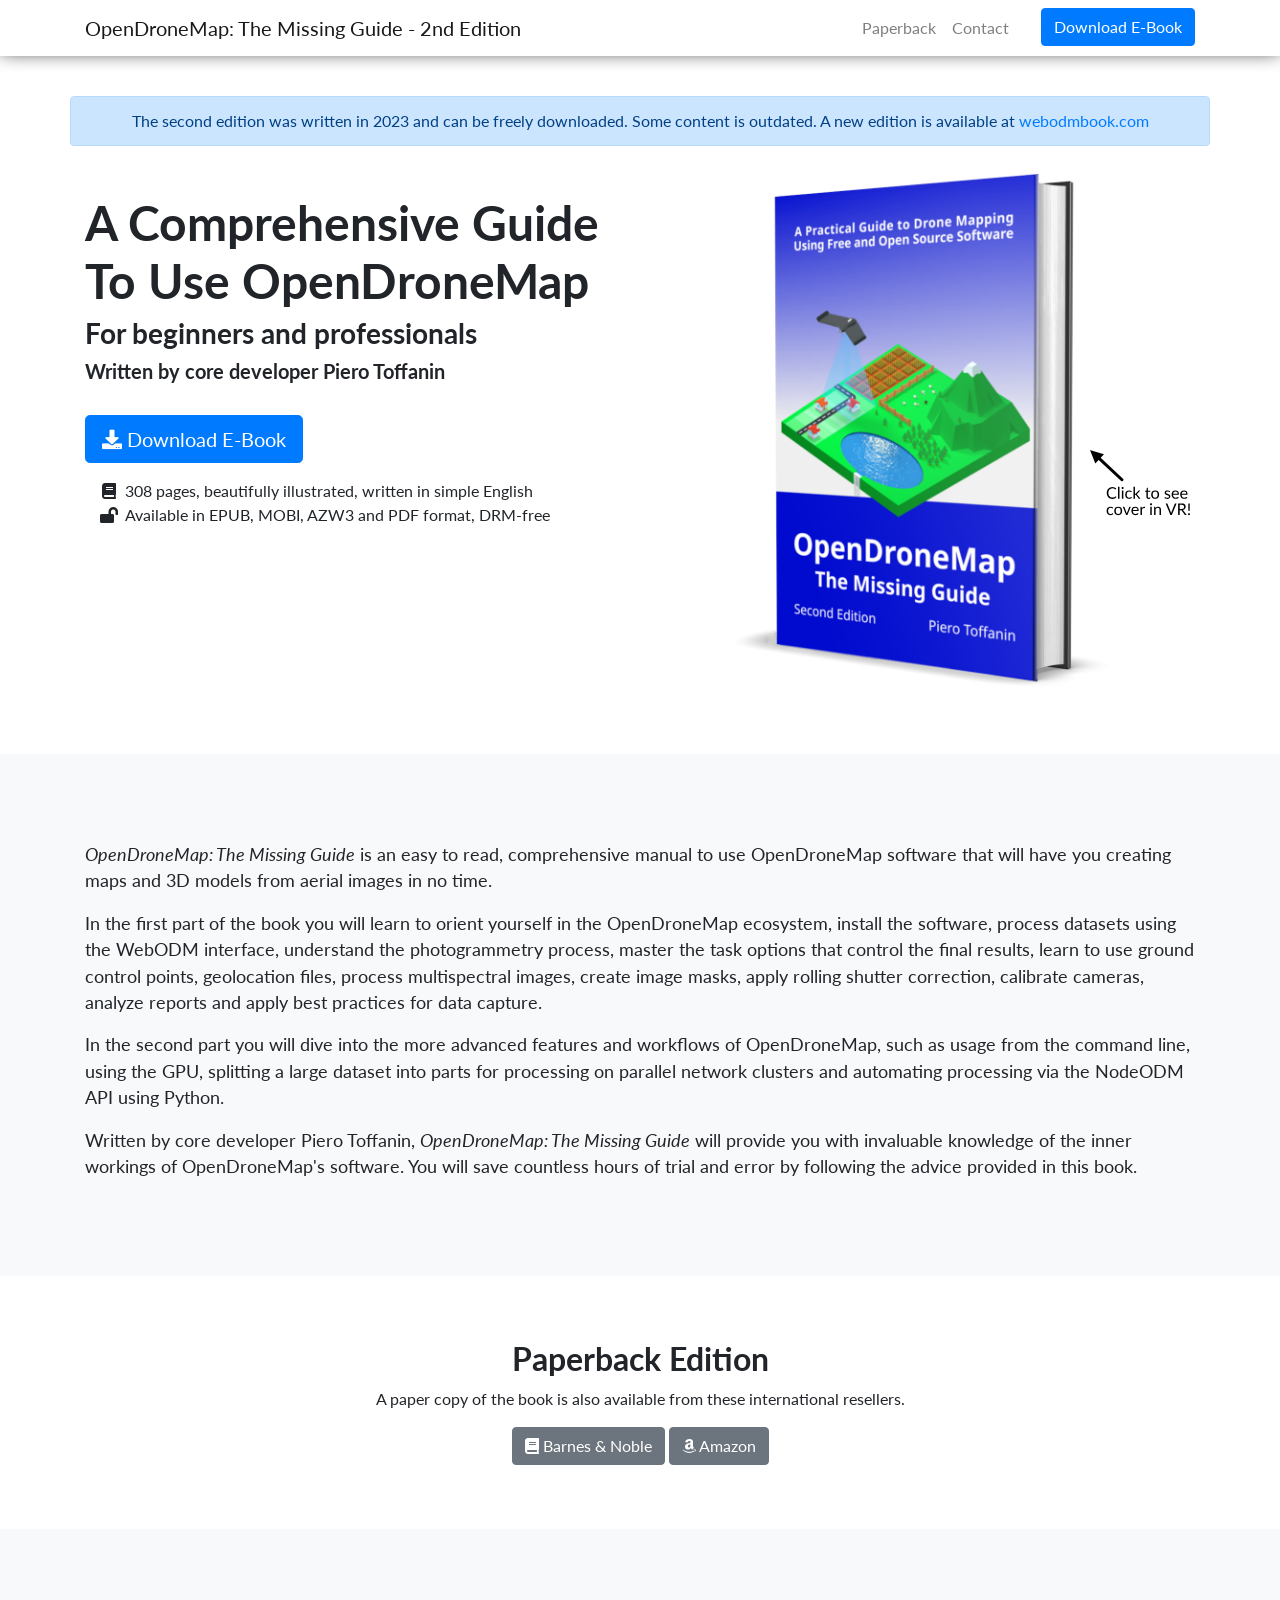
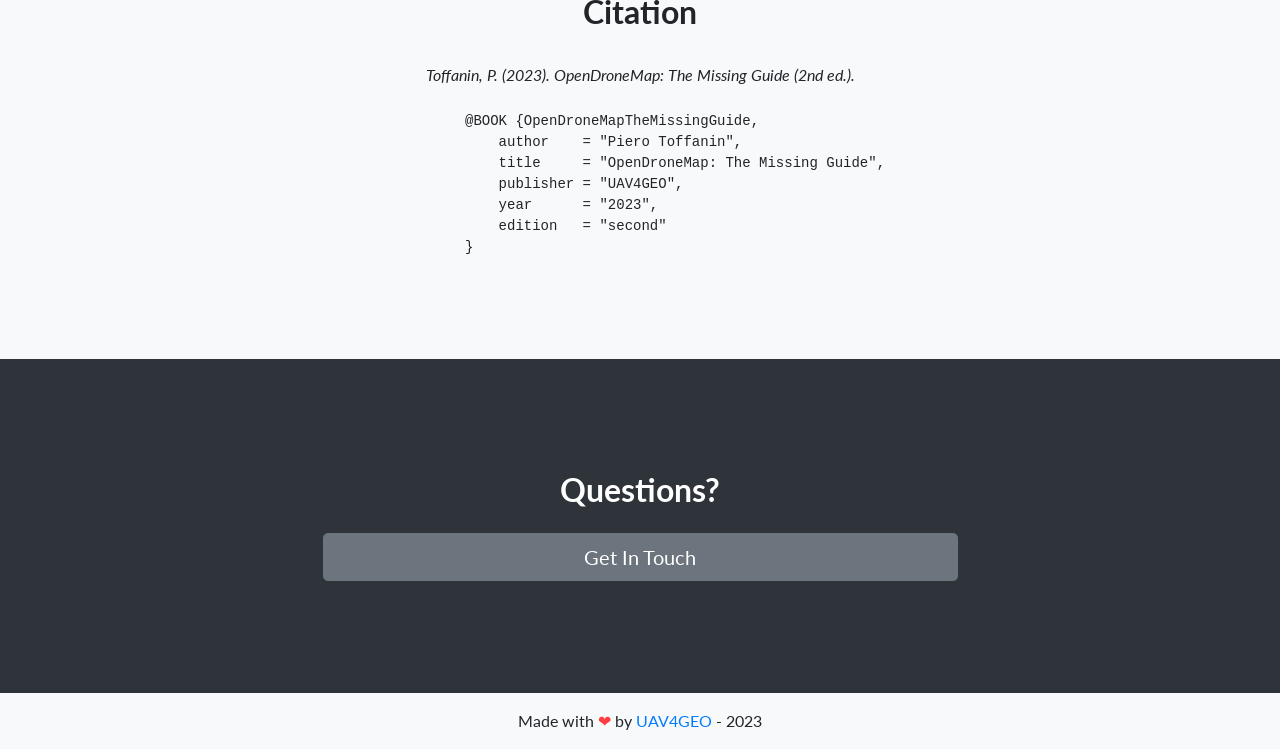
<file: 2/index.html>
<!DOCTYPE html>
<html lang="en">

<head>

  <meta charset="utf-8">
  <meta name="viewport" content="width=device-width, initial-scale=1, shrink-to-fit=no">
  <meta name="description" content="Official website of the book OpenDroneMap: The Missing Guide - 2nd Edition. A Practical Guide to Drone Mapping Using Free and Open Source Software. Buy the E-book, DRM-Free.">
  <meta name="author" content="UAV4GEO">
  <base href="2">
  <title>OpenDroneMap: The Missing Guide</title>

  <!-- Bootstrap core CSS -->
  <link href="vendor/bootstrap/css/bootstrap.min.css" rel="stylesheet">

  <!-- Custom fonts for this template -->
  <link href="vendor/fontawesome-free/css/all.min.css" rel="stylesheet">
  <link href="vendor/simple-line-icons/css/simple-line-icons.css" rel="stylesheet" type="text/css">
  <link href="https://fonts.googleapis.com/css?family=Lato:300,400,700,300italic,400italic,700italic" rel="stylesheet" type="text/css">

  <!-- Custom styles for this template -->
  <link href="css/landing-page.css" rel="stylesheet">
</head>

<body>
  <div class="navbar navbar-expand-lg fixed-top navbar-light bg-light">
    <div class="container">
      <a href="/2" class="navbar-brand">OpenDroneMap: The Missing Guide - 2nd Edition</a>
      <button class="navbar-toggler" type="button" data-toggle="collapse" data-target="#navbarResponsive" aria-controls="navbarResponsive" aria-expanded="false" aria-label="Toggle navigation">
        <span class="navbar-toggler-icon"></span>
      </button>
      <div class="collapse navbar-collapse order-3" id="navbarResponsive">
        <ul class="navbar-nav ml-auto">
          <li class="nav-item">
              <a class="nav-link" href="javascript:;" onclick="document.location.hash='paperback';">Paperback</a>
          </li>
          <li class="nav-item">
              <a class="nav-link" href="javascript:;" onclick="document.location.hash='contact';">Contact</a>
          </li>
          <li class="nav-item ml-4">
              <a class="btn btn-primary" href="https://drive.google.com/open?id=1zN47rO-PGMmGe7-zfEiYs0nM6OsvEQjw">Download E-Book</a>
          </li>
        </ul>
      </div>
      <!-- <div class="collapse navbar-collapse order-3" id="navbarResponsive">
          <ul class="navbar-nav ml-auto">
            <li class="nav-item">
                <a class="nav-link" href="samples/sample.pdf"><i class="fa fa-download"></i> Free Sample</a>
            </li>
            <li class="nav-item">
                <a class="nav-link" href="javascript:;" onclick="document.location.hash='paperback';">Paperback</a>
            </li>
            <li class="nav-item">
                <a class="nav-link" href="javascript:;" onclick="document.location.hash='contact';">Contact</a>
            </li>
            <li class="nav-item ml-4">
                <a class="btn btn-primary" href="https://sites.fastspring.com/masseranolabs/product/webodm">Buy E-Book $29.97</a>
            </li>
          </ul>
        </div> -->
      </div>
    </div>

  <!-- Masthead -->
  <header class="masthead text-center">
    <div class="overlay"></div>

    <div class="container">
      <div class="row">
        <div class="w-100 alert alert-primary mb-4" role="alert">
          The second edition was written in 2023 and can be freely downloaded. Some content is outdated. A new edition is available at <a href="/">webodmbook.com</a>
        </div>
      </div>
      <div class="row">
        <div class="pt-4 col-md-6 text-left">
            <h1>A Comprehensive Guide To Use OpenDroneMap</h1>
            <h3>For beginners and professionals</h3>
            <h5>Written by core developer Piero Toffanin</h5>

            <div class="text-left" style="margin-top: 32px">
              <a href="https://drive.google.com/open?id=1zN47rO-PGMmGe7-zfEiYs0nM6OsvEQjw" class="btn btn-lg btn-primary"><i class="fa fa-download"></i> Download E-Book</a> 
            </div>
            <ul class="fa-ul mt-3">
              <li><span class="fa-li"><i class="fa fa-book"></i></span>308 pages, beautifully illustrated, written in simple English</li>
              <li><span class="fa-li"><i class="fa fa-lock-open"></i></span>Available in EPUB, MOBI, AZW3 and PDF format, DRM-free</li>
              
            </ul>
        </div>
        <div class="col-md-6" style="position: relative">
          <a href="cover.html" class="fade-in" target="cover-vr">
            <img style="max-height: 520px; " src="img/book.png" alt="Book Cover" />
            <img class="d-none  d-xl-block" src="img/arrow-vr.svg" style="max-width: 100px; position: absolute; top: 280px; left: 450px" />
          </a>
        </div>
      </div>
    </div>
  </header>

<!-- Icons Grid -->
<!-- x -->
  
<a name="access"></a>
  <section class="features-icons bg-light text-center pricing">
    <div class="container">
      <div class="row">
        <div class="col-md-12 mb-3">
          <!-- <h2><i class="fa fa-star"></i> <i class="fa fa-star"></i> <i class="fa fa-star"></i> <i class="fa fa-star"></i> <i class="fa fa-star"></i> </h2>
          <h4>"I've been using OpenDroneMap for a while and [this] book was just what I needed."</h4> -->
          
          <div class="mt-4 text-left book-description">
          <p>
            <i>OpenDroneMap: The Missing Guide</i> is an easy to read, comprehensive manual to use OpenDroneMap software that will have you creating maps and 3D models from aerial images in no time.</p>
          <p>
            In the first part of the book you will learn to orient yourself in the OpenDroneMap ecosystem, install the software, process datasets using the WebODM interface, understand the photogrammetry process, master the task options that control the final results, learn to use ground control points, geolocation files, process multispectral images, create image masks, apply rolling shutter correction, calibrate cameras, analyze reports and apply best practices for data capture.
          <p>
            In the second part you will dive into the more advanced features and workflows of OpenDroneMap, such as usage from the command line, using the GPU, splitting a large dataset into parts for processing on parallel network clusters and automating processing via the NodeODM API using Python.
          </p>
          <p>
            Written by core developer Piero Toffanin, <i>OpenDroneMap: The Missing Guide</i> will provide you with invaluable knowledge of the inner workings of OpenDroneMap's software. You will save countless hours of trial and error by following the advice provided in this book.
          </p>
        </div>
        </div>
      </div>
    </div>
  </section>

  <a name="paperback"></a>
  <section class="text-center">
    <div class="container equal">
      <div class="row">
        <div class="col-md-12 text-center">
          <h2>Paperback Edition</h2>
          <p>A paper copy of the book is also available from these international resellers.</p>
	        <a href="https://www.barnesandnoble.com/w/books/1143952146" class="btn btn-secondary"><i class="fa fa-book"></i> Barnes &amp; Noble</a>
          <a href="https://www.amazon.com/OpenDroneMap-Missing-Practical-Mapping-Software/dp/B0CFZGWL1K/" class="btn btn-secondary"><i class="fab fa-amazon"></i> Amazon</a>

         <!--
        <p>Coming soon to Barnes &amp; Noble and Amazon</p>
         <a href="https://forms.gle/eYde1QtrqgYLMBTT8" class="btn btn-secondary"><i class="fa fa-bell"></i> Get Notified</a>
        -->
        </div>
      </div>
    </div>
  </section>

  <!--
  <a name="translate"></a>
  <section class="text-center">
    <div class="container equal">
      <div class="row">
        <div class="col-md-12 text-center">
          <h2>Translate The Book. Earn 10% royalties.</h2>
          <p>We're looking for people to translate the book in the following languages.</p>
          <div class="text-center mb-4">
            <ul style="margin: auto; width: 260px">
              <li class="text-left"><strike>Spanish</strike> (work in progress)</li>
	      <li class="text-left"><strike>Portuguese</strike> (work in progress)</li>
              <li class="text-left">Chinese</li>
              <li class="text-left">German</li>
	      <li class="text-left"><strike>French</strike> (work in progress)</li>
	      <li class="text-left"><strike>Korean</strike> (work in progress)</li>
            </ul>
          </div>

          <a href="https://forms.gle/GgEKw6P1f7U8Eyvm8" class="btn btn-secondary"><i class="fa fa-language"></i> Apply To Translate</a>
          <p class="mt-4"><small>You <u><b>must</b></u> have purchased a copy of the book to be considered. Don't see your language? You can still apply.</small></p>
        </div>
      </div>
    </div>
  </section>
  -->
  <a name="citation"></a>
  <section class="timeline text-center   bg-light ">
    <div class="container">
      <h2>Citation</h2>
      <div class="row">
        <div class="mt-4 col-md-12 text-center">
          <i>Toffanin, P. (2023). OpenDroneMap: The Missing Guide (2nd ed.).</i>
        </div>
        <div class="mt-4 col-sm-12 col-md-6 offset-md-4 text-left">
          <pre>
@BOOK {OpenDroneMapTheMissingGuide,
    author    = "Piero Toffanin",
    title     = "OpenDroneMap: The Missing Guide",
    publisher = "UAV4GEO",
    year      = "2023",
    edition   = "second"
}
          </pre>
        </div>
      </div>
    </div>
  </section>

  <!-- Testimonials -->
  <!--
  <section class="testimonials text-center bg-light">
    <div class="container">
      <h2 class="mb-5">What people are saying...</h2>
      <div class="row">
        <div class="col-lg-4">
          <div class="testimonial-item mx-auto mb-5 mb-lg-0">
            <img class="img-fluid rounded-circle mb-3" src="img/testimonials-1.jpg" alt="">
            <h5>Margaret E.</h5>
            <p class="font-weight-light mb-0">"This is fantastic! Thanks so much guys!"</p>
          </div>
        </div>
        <div class="col-lg-4">
          <div class="testimonial-item mx-auto mb-5 mb-lg-0">
            <img class="img-fluid rounded-circle mb-3" src="img/testimonials-2.jpg" alt="">
            <h5>Fred S.</h5>
            <p class="font-weight-light mb-0">"Bootstrap is amazing. I've been using it to create lots of super nice landing pages."</p>
          </div>
        </div>
        <div class="col-lg-4">
          <div class="testimonial-item mx-auto mb-5 mb-lg-0">
            <img class="img-fluid rounded-circle mb-3" src="img/testimonials-3.jpg" alt="">
            <h5>Sarah W.</h5>
            <p class="font-weight-light mb-0">"Thanks so much for making these free resources available to us!"</p>
          </div>
        </div>
      </div>
    </div>
  </section>
  -->

  <!-- Call to Action -->
  <a name="contact"></a>
  <section class="call-to-action text-white text-center">
    <div class="overlay"></div>
    <div class="container">
      <div class="row">
        <div class="col-xl-9 mx-auto">
          <h2 class="mb-4">Questions?</h2>
        </div>
        <div class="col-md-10 col-lg-8 col-xl-7 mx-auto">
          <a href="https://uav4geo.com/contact" class="btn btn-block btn-lg btn-secondary">Get In Touch</a>
        </div>
      </div>
    </div>
  </section>

  <!-- Footer -->
  <footer class="footer bg-light">
    <div class="container">
      <div class="row">
        <div class="col-lg-12 text-center my-auto">
        <!--<div class="col-lg-6 h-100 text-center text-lg-left my-auto">
          <ul class="list-inline mb-2">
            <li class="list-inline-item">
              <a href="#">About</a>
            </li>
            <li class="list-inline-item">&sdot;</li>
            <li class="list-inline-item">
              <a href="#">Contact</a>
            </li>
            <li class="list-inline-item">&sdot;</li>
            <li class="list-inline-item">
              <a href="#">Terms of Use</a>
            </li>
            <li class="list-inline-item">&sdot;</li>
            <li class="list-inline-item">
              <a href="#">Privacy Policy</a>
            </li>
          </ul>
        -->
          <p class="text-muted small mb-4 mb-lg-0"><div>Made with <span style="color: rgb(255, 63, 63)">❤</span> by <a href="https://uav4geo.com" target="_blank">UAV4GEO</a> - 2023</div></p>
        </div>
        <!--<div class="col-lg-6 h-100 text-center text-lg-right my-auto">
          <ul class="list-inline mb-0">
            <li class="list-inline-item mr-3">
              <a href="#">
                <i class="fab fa-facebook fa-2x fa-fw"></i>
              </a>
            </li>
            <li class="list-inline-item mr-3">
              <a href="#">
                <i class="fab fa-twitter-square fa-2x fa-fw"></i>
              </a>
            </li>
            <li class="list-inline-item">
              <a href="#">
                <i class="fab fa-instagram fa-2x fa-fw"></i>
              </a>
            </li>
          </ul>
        </div>-->
      </div>
    </div>
  </footer>

  <!-- Bootstrap core JavaScript -->
  <script src="vendor/jquery/jquery.min.js"></script>
  <script src="vendor/bootstrap/js/bootstrap.bundle.min.js"></script>
  <!--<script>document.write('<script src="http://'
    + location.host.split(':')[0]
    + ':35729/livereload.js"></'
    + 'script>')</script>-->
<!-- Global site tag (gtag.js) - Google Analytics -->
<script async src="https://www.googletagmanager.com/gtag/js?id=UA-49227119-13"></script>
<script>
  window.dataLayer = window.dataLayer || [];
  function gtag(){dataLayer.push(arguments);}
  gtag('js', new Date());

  gtag('config', 'UA-49227119-13');
</script>

</body>

</html>
</file>
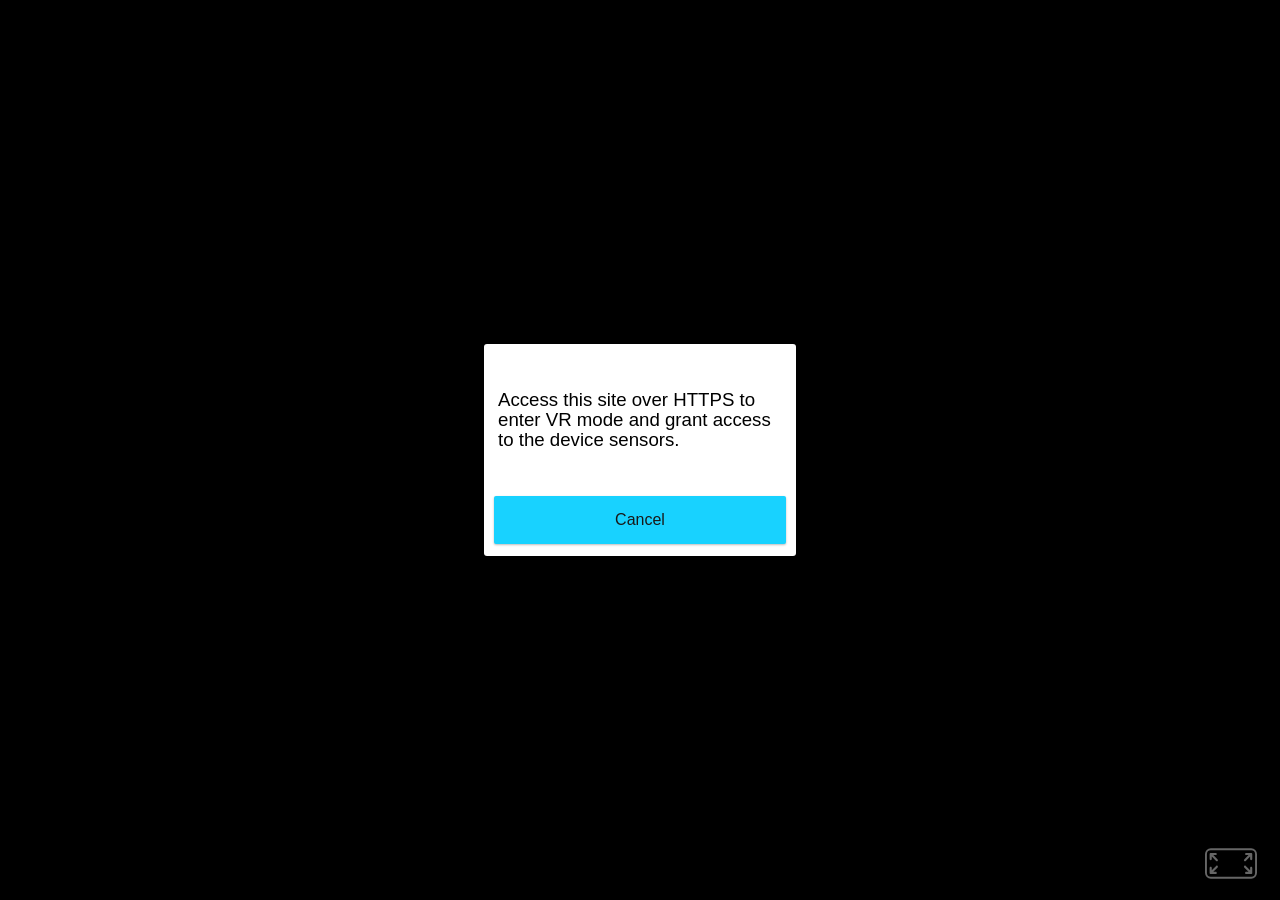
<file: 2/cover.html>
<html>
  <head>
    <title>OpenDroneMap: The Missing Guide VR Experience</title>
    <script src="vendor/aframe-master.min.js"></script>
    <script src="vendor/aframe-stereo-component.min.js"></script>
    <script src="vendor/play-on-click.js"></script>
    <script src="vendor/hide-on-play.js"></script>
  </head>
  <body>
    <a-scene>
      <a-assets>
        <video id="video" preload="auto"
               src="img/cover.mp4" playsinline webkit-playsinline
               width="3840" height="1920" autoplay loop="true"
               crossOrigin="anonymous" muted></video>
      </a-assets>

    <!-- here we tell the camera to render (outside VR mode, in monoscopic mode) everything without the 'stereo' component active
    and if it's active, only render those entities in the 'left' eye -->
    <a-camera id="camera" lookcontrols position="0 0 0" stereocam="eye:left;">
      <a-entity position="0 0 -1.5" text="align:center;
                width:6;
                wrapCount:100;
                color: white;
                value: Click or tap to start VR experience" hide-on-play="#video">
      </a-entity>
    </a-camera>

    <a-videosphere  play-on-click src="#video" stereo="eye:left"></a-videosphere>
    <a-videosphere  play-on-click src="#video" stereo="eye:right"></a-videosphere>

  </body>
</html>
</file>
<file: 2/vendor/simple-line-icons/css/simple-line-icons.css>
@font-face {
  font-family: 'simple-line-icons';
  src: url('../fonts/Simple-Line-Icons.eot?v=2.4.0');
  src: url('../fonts/Simple-Line-Icons.eot?v=2.4.0#iefix') format('embedded-opentype'), url('../fonts/Simple-Line-Icons.woff2?v=2.4.0') format('woff2'), url('../fonts/Simple-Line-Icons.ttf?v=2.4.0') format('truetype'), url('../fonts/Simple-Line-Icons.woff?v=2.4.0') format('woff'), url('../fonts/Simple-Line-Icons.svg?v=2.4.0#simple-line-icons') format('svg');
  font-weight: normal;
  font-style: normal;
}
/*
 Use the following CSS code if you want to have a class per icon.
 Instead of a list of all class selectors, you can use the generic [class*="icon-"] selector, but it's slower:
*/
.icon-user,
.icon-people,
.icon-user-female,
.icon-user-follow,
.icon-user-following,
.icon-user-unfollow,
.icon-login,
.icon-logout,
.icon-emotsmile,
.icon-phone,
.icon-call-end,
.icon-call-in,
.icon-call-out,
.icon-map,
.icon-location-pin,
.icon-direction,
.icon-directions,
.icon-compass,
.icon-layers,
.icon-menu,
.icon-list,
.icon-options-vertical,
.icon-options,
.icon-arrow-down,
.icon-arrow-left,
.icon-arrow-right,
.icon-arrow-up,
.icon-arrow-up-circle,
.icon-arrow-left-circle,
.icon-arrow-right-circle,
.icon-arrow-down-circle,
.icon-check,
.icon-clock,
.icon-plus,
.icon-minus,
.icon-close,
.icon-event,
.icon-exclamation,
.icon-organization,
.icon-trophy,
.icon-screen-smartphone,
.icon-screen-desktop,
.icon-plane,
.icon-notebook,
.icon-mustache,
.icon-mouse,
.icon-magnet,
.icon-energy,
.icon-disc,
.icon-cursor,
.icon-cursor-move,
.icon-crop,
.icon-chemistry,
.icon-speedometer,
.icon-shield,
.icon-screen-tablet,
.icon-magic-wand,
.icon-hourglass,
.icon-graduation,
.icon-ghost,
.icon-game-controller,
.icon-fire,
.icon-eyeglass,
.icon-envelope-open,
.icon-envelope-letter,
.icon-bell,
.icon-badge,
.icon-anchor,
.icon-wallet,
.icon-vector,
.icon-speech,
.icon-puzzle,
.icon-printer,
.icon-present,
.icon-playlist,
.icon-pin,
.icon-picture,
.icon-handbag,
.icon-globe-alt,
.icon-globe,
.icon-folder-alt,
.icon-folder,
.icon-film,
.icon-feed,
.icon-drop,
.icon-drawer,
.icon-docs,
.icon-doc,
.icon-diamond,
.icon-cup,
.icon-calculator,
.icon-bubbles,
.icon-briefcase,
.icon-book-open,
.icon-basket-loaded,
.icon-basket,
.icon-bag,
.icon-action-undo,
.icon-action-redo,
.icon-wrench,
.icon-umbrella,
.icon-trash,
.icon-tag,
.icon-support,
.icon-frame,
.icon-size-fullscreen,
.icon-size-actual,
.icon-shuffle,
.icon-share-alt,
.icon-share,
.icon-rocket,
.icon-question,
.icon-pie-chart,
.icon-pencil,
.icon-note,
.icon-loop,
.icon-home,
.icon-grid,
.icon-graph,
.icon-microphone,
.icon-music-tone-alt,
.icon-music-tone,
.icon-earphones-alt,
.icon-earphones,
.icon-equalizer,
.icon-like,
.icon-dislike,
.icon-control-start,
.icon-control-rewind,
.icon-control-play,
.icon-control-pause,
.icon-control-forward,
.icon-control-end,
.icon-volume-1,
.icon-volume-2,
.icon-volume-off,
.icon-calendar,
.icon-bulb,
.icon-chart,
.icon-ban,
.icon-bubble,
.icon-camrecorder,
.icon-camera,
.icon-cloud-download,
.icon-cloud-upload,
.icon-envelope,
.icon-eye,
.icon-flag,
.icon-heart,
.icon-info,
.icon-key,
.icon-link,
.icon-lock,
.icon-lock-open,
.icon-magnifier,
.icon-magnifier-add,
.icon-magnifier-remove,
.icon-paper-clip,
.icon-paper-plane,
.icon-power,
.icon-refresh,
.icon-reload,
.icon-settings,
.icon-star,
.icon-symbol-female,
.icon-symbol-male,
.icon-target,
.icon-credit-card,
.icon-paypal,
.icon-social-tumblr,
.icon-social-twitter,
.icon-social-facebook,
.icon-social-instagram,
.icon-social-linkedin,
.icon-social-pinterest,
.icon-social-github,
.icon-social-google,
.icon-social-reddit,
.icon-social-skype,
.icon-social-dribbble,
.icon-social-behance,
.icon-social-foursqare,
.icon-social-soundcloud,
.icon-social-spotify,
.icon-social-stumbleupon,
.icon-social-youtube,
.icon-social-dropbox,
.icon-social-vkontakte,
.icon-social-steam {
  font-family: 'simple-line-icons';
  speak: none;
  font-style: normal;
  font-weight: normal;
  font-variant: normal;
  text-transform: none;
  line-height: 1;
  /* Better Font Rendering =========== */
  -webkit-font-smoothing: antialiased;
  -moz-osx-font-smoothing: grayscale;
}
.icon-user:before {
  content: "\e005";
}
.icon-people:before {
  content: "\e001";
}
.icon-user-female:before {
  content: "\e000";
}
.icon-user-follow:before {
  content: "\e002";
}
.icon-user-following:before {
  content: "\e003";
}
.icon-user-unfollow:before {
  content: "\e004";
}
.icon-login:before {
  content: "\e066";
}
.icon-logout:before {
  content: "\e065";
}
.icon-emotsmile:before {
  content: "\e021";
}
.icon-phone:before {
  content: "\e600";
}
.icon-call-end:before {
  content: "\e048";
}
.icon-call-in:before {
  content: "\e047";
}
.icon-call-out:before {
  content: "\e046";
}
.icon-map:before {
  content: "\e033";
}
.icon-location-pin:before {
  content: "\e096";
}
.icon-direction:before {
  content: "\e042";
}
.icon-directions:before {
  content: "\e041";
}
.icon-compass:before {
  content: "\e045";
}
.icon-layers:before {
  content: "\e034";
}
.icon-menu:before {
  content: "\e601";
}
.icon-list:before {
  content: "\e067";
}
.icon-options-vertical:before {
  content: "\e602";
}
.icon-options:before {
  content: "\e603";
}
.icon-arrow-down:before {
  content: "\e604";
}
.icon-arrow-left:before {
  content: "\e605";
}
.icon-arrow-right:before {
  content: "\e606";
}
.icon-arrow-up:before {
  content: "\e607";
}
.icon-arrow-up-circle:before {
  content: "\e078";
}
.icon-arrow-left-circle:before {
  content: "\e07a";
}
.icon-arrow-right-circle:before {
  content: "\e079";
}
.icon-arrow-down-circle:before {
  content: "\e07b";
}
.icon-check:before {
  content: "\e080";
}
.icon-clock:before {
  content: "\e081";
}
.icon-plus:before {
  content: "\e095";
}
.icon-minus:before {
  content: "\e615";
}
.icon-close:before {
  content: "\e082";
}
.icon-event:before {
  content: "\e619";
}
.icon-exclamation:before {
  content: "\e617";
}
.icon-organization:before {
  content: "\e616";
}
.icon-trophy:before {
  content: "\e006";
}
.icon-screen-smartphone:before {
  content: "\e010";
}
.icon-screen-desktop:before {
  content: "\e011";
}
.icon-plane:before {
  content: "\e012";
}
.icon-notebook:before {
  content: "\e013";
}
.icon-mustache:before {
  content: "\e014";
}
.icon-mouse:before {
  content: "\e015";
}
.icon-magnet:before {
  content: "\e016";
}
.icon-energy:before {
  content: "\e020";
}
.icon-disc:before {
  content: "\e022";
}
.icon-cursor:before {
  content: "\e06e";
}
.icon-cursor-move:before {
  content: "\e023";
}
.icon-crop:before {
  content: "\e024";
}
.icon-chemistry:before {
  content: "\e026";
}
.icon-speedometer:before {
  content: "\e007";
}
.icon-shield:before {
  content: "\e00e";
}
.icon-screen-tablet:before {
  content: "\e00f";
}
.icon-magic-wand:before {
  content: "\e017";
}
.icon-hourglass:before {
  content: "\e018";
}
.icon-graduation:before {
  content: "\e019";
}
.icon-ghost:before {
  content: "\e01a";
}
.icon-game-controller:before {
  content: "\e01b";
}
.icon-fire:before {
  content: "\e01c";
}
.icon-eyeglass:before {
  content: "\e01d";
}
.icon-envelope-open:before {
  content: "\e01e";
}
.icon-envelope-letter:before {
  content: "\e01f";
}
.icon-bell:before {
  content: "\e027";
}
.icon-badge:before {
  content: "\e028";
}
.icon-anchor:before {
  content: "\e029";
}
.icon-wallet:before {
  content: "\e02a";
}
.icon-vector:before {
  content: "\e02b";
}
.icon-speech:before {
  content: "\e02c";
}
.icon-puzzle:before {
  content: "\e02d";
}
.icon-printer:before {
  content: "\e02e";
}
.icon-present:before {
  content: "\e02f";
}
.icon-playlist:before {
  content: "\e030";
}
.icon-pin:before {
  content: "\e031";
}
.icon-picture:before {
  content: "\e032";
}
.icon-handbag:before {
  content: "\e035";
}
.icon-globe-alt:before {
  content: "\e036";
}
.icon-globe:before {
  content: "\e037";
}
.icon-folder-alt:before {
  content: "\e039";
}
.icon-folder:before {
  content: "\e089";
}
.icon-film:before {
  content: "\e03a";
}
.icon-feed:before {
  content: "\e03b";
}
.icon-drop:before {
  content: "\e03e";
}
.icon-drawer:before {
  content: "\e03f";
}
.icon-docs:before {
  content: "\e040";
}
.icon-doc:before {
  content: "\e085";
}
.icon-diamond:before {
  content: "\e043";
}
.icon-cup:before {
  content: "\e044";
}
.icon-calculator:before {
  content: "\e049";
}
.icon-bubbles:before {
  content: "\e04a";
}
.icon-briefcase:before {
  content: "\e04b";
}
.icon-book-open:before {
  content: "\e04c";
}
.icon-basket-loaded:before {
  content: "\e04d";
}
.icon-basket:before {
  content: "\e04e";
}
.icon-bag:before {
  content: "\e04f";
}
.icon-action-undo:before {
  content: "\e050";
}
.icon-action-redo:before {
  content: "\e051";
}
.icon-wrench:before {
  content: "\e052";
}
.icon-umbrella:before {
  content: "\e053";
}
.icon-trash:before {
  content: "\e054";
}
.icon-tag:before {
  content: "\e055";
}
.icon-support:before {
  content: "\e056";
}
.icon-frame:before {
  content: "\e038";
}
.icon-size-fullscreen:before {
  content: "\e057";
}
.icon-size-actual:before {
  content: "\e058";
}
.icon-shuffle:before {
  content: "\e059";
}
.icon-share-alt:before {
  content: "\e05a";
}
.icon-share:before {
  content: "\e05b";
}
.icon-rocket:before {
  content: "\e05c";
}
.icon-question:before {
  content: "\e05d";
}
.icon-pie-chart:before {
  content: "\e05e";
}
.icon-pencil:before {
  content: "\e05f";
}
.icon-note:before {
  content: "\e060";
}
.icon-loop:before {
  content: "\e064";
}
.icon-home:before {
  content: "\e069";
}
.icon-grid:before {
  content: "\e06a";
}
.icon-graph:before {
  content: "\e06b";
}
.icon-microphone:before {
  content: "\e063";
}
.icon-music-tone-alt:before {
  content: "\e061";
}
.icon-music-tone:before {
  content: "\e062";
}
.icon-earphones-alt:before {
  content: "\e03c";
}
.icon-earphones:before {
  content: "\e03d";
}
.icon-equalizer:before {
  content: "\e06c";
}
.icon-like:before {
  content: "\e068";
}
.icon-dislike:before {
  content: "\e06d";
}
.icon-control-start:before {
  content: "\e06f";
}
.icon-control-rewind:before {
  content: "\e070";
}
.icon-control-play:before {
  content: "\e071";
}
.icon-control-pause:before {
  content: "\e072";
}
.icon-control-forward:before {
  content: "\e073";
}
.icon-control-end:before {
  content: "\e074";
}
.icon-volume-1:before {
  content: "\e09f";
}
.icon-volume-2:before {
  content: "\e0a0";
}
.icon-volume-off:before {
  content: "\e0a1";
}
.icon-calendar:before {
  content: "\e075";
}
.icon-bulb:before {
  content: "\e076";
}
.icon-chart:before {
  content: "\e077";
}
.icon-ban:before {
  content: "\e07c";
}
.icon-bubble:before {
  content: "\e07d";
}
.icon-camrecorder:before {
  content: "\e07e";
}
.icon-camera:before {
  content: "\e07f";
}
.icon-cloud-download:before {
  content: "\e083";
}
.icon-cloud-upload:before {
  content: "\e084";
}
.icon-envelope:before {
  content: "\e086";
}
.icon-eye:before {
  content: "\e087";
}
.icon-flag:before {
  content: "\e088";
}
.icon-heart:before {
  content: "\e08a";
}
.icon-info:before {
  content: "\e08b";
}
.icon-key:before {
  content: "\e08c";
}
.icon-link:before {
  content: "\e08d";
}
.icon-lock:before {
  content: "\e08e";
}
.icon-lock-open:before {
  content: "\e08f";
}
.icon-magnifier:before {
  content: "\e090";
}
.icon-magnifier-add:before {
  content: "\e091";
}
.icon-magnifier-remove:before {
  content: "\e092";
}
.icon-paper-clip:before {
  content: "\e093";
}
.icon-paper-plane:before {
  content: "\e094";
}
.icon-power:before {
  content: "\e097";
}
.icon-refresh:before {
  content: "\e098";
}
.icon-reload:before {
  content: "\e099";
}
.icon-settings:before {
  content: "\e09a";
}
.icon-star:before {
  content: "\e09b";
}
.icon-symbol-female:before {
  content: "\e09c";
}
.icon-symbol-male:before {
  content: "\e09d";
}
.icon-target:before {
  content: "\e09e";
}
.icon-credit-card:before {
  content: "\e025";
}
.icon-paypal:before {
  content: "\e608";
}
.icon-social-tumblr:before {
  content: "\e00a";
}
.icon-social-twitter:before {
  content: "\e009";
}
.icon-social-facebook:before {
  content: "\e00b";
}
.icon-social-instagram:before {
  content: "\e609";
}
.icon-social-linkedin:before {
  content: "\e60a";
}
.icon-social-pinterest:before {
  content: "\e60b";
}
.icon-social-github:before {
  content: "\e60c";
}
.icon-social-google:before {
  content: "\e60d";
}
.icon-social-reddit:before {
  content: "\e60e";
}
.icon-social-skype:before {
  content: "\e60f";
}
.icon-social-dribbble:before {
  content: "\e00d";
}
.icon-social-behance:before {
  content: "\e610";
}
.icon-social-foursqare:before {
  content: "\e611";
}
.icon-social-soundcloud:before {
  content: "\e612";
}
.icon-social-spotify:before {
  content: "\e613";
}
.icon-social-stumbleupon:before {
  content: "\e614";
}
.icon-social-youtube:before {
  content: "\e008";
}
.icon-social-dropbox:before {
  content: "\e00c";
}
.icon-social-vkontakte:before {
  content: "\e618";
}
.icon-social-steam:before {
  content: "\e620";
}
</file>
<file: 2/vendor/fontawesome-free/css/all.min.css>
.fa,.fab,.fal,.far,.fas{-moz-osx-font-smoothing:grayscale;-webkit-font-smoothing:antialiased;display:inline-block;font-style:normal;font-variant:normal;text-rendering:auto;line-height:1}.fa-lg{font-size:1.33333em;line-height:.75em;vertical-align:-.0667em}.fa-xs{font-size:.75em}.fa-sm{font-size:.875em}.fa-1x{font-size:1em}.fa-2x{font-size:2em}.fa-3x{font-size:3em}.fa-4x{font-size:4em}.fa-5x{font-size:5em}.fa-6x{font-size:6em}.fa-7x{font-size:7em}.fa-8x{font-size:8em}.fa-9x{font-size:9em}.fa-10x{font-size:10em}.fa-fw{text-align:center;width:1.25em}.fa-ul{list-style-type:none;margin-left:2.5em;padding-left:0}.fa-ul>li{position:relative}.fa-li{left:-2em;position:absolute;text-align:center;width:2em;line-height:inherit}.fa-border{border:.08em solid #eee;border-radius:.1em;padding:.2em .25em .15em}.fa-pull-left{float:left}.fa-pull-right{float:right}.fa.fa-pull-left,.fab.fa-pull-left,.fal.fa-pull-left,.far.fa-pull-left,.fas.fa-pull-left{margin-right:.3em}.fa.fa-pull-right,.fab.fa-pull-right,.fal.fa-pull-right,.far.fa-pull-right,.fas.fa-pull-right{margin-left:.3em}.fa-spin{animation:fa-spin 2s infinite linear}.fa-pulse{animation:fa-spin 1s infinite steps(8)}@keyframes fa-spin{0%{transform:rotate(0deg)}to{transform:rotate(1turn)}}.fa-rotate-90{-ms-filter:"progid:DXImageTransform.Microsoft.BasicImage(rotation=1)";transform:rotate(90deg)}.fa-rotate-180{-ms-filter:"progid:DXImageTransform.Microsoft.BasicImage(rotation=2)";transform:rotate(180deg)}.fa-rotate-270{-ms-filter:"progid:DXImageTransform.Microsoft.BasicImage(rotation=3)";transform:rotate(270deg)}.fa-flip-horizontal{-ms-filter:"progid:DXImageTransform.Microsoft.BasicImage(rotation=0, mirror=1)";transform:scaleX(-1)}.fa-flip-vertical{transform:scaleY(-1)}.fa-flip-both,.fa-flip-horizontal.fa-flip-vertical,.fa-flip-vertical{-ms-filter:"progid:DXImageTransform.Microsoft.BasicImage(rotation=2, mirror=1)"}.fa-flip-both,.fa-flip-horizontal.fa-flip-vertical{transform:scale(-1)}:root .fa-flip-both,:root .fa-flip-horizontal,:root .fa-flip-vertical,:root .fa-rotate-90,:root .fa-rotate-180,:root .fa-rotate-270{filter:none}.fa-stack{display:inline-block;height:2em;line-height:2em;position:relative;vertical-align:middle;width:2.5em}.fa-stack-1x,.fa-stack-2x{left:0;position:absolute;text-align:center;width:100%}.fa-stack-1x{line-height:inherit}.fa-stack-2x{font-size:2em}.fa-inverse{color:#fff}.fa-500px:before{content:"\f26e"}.fa-accessible-icon:before{content:"\f368"}.fa-accusoft:before{content:"\f369"}.fa-acquisitions-incorporated:before{content:"\f6af"}.fa-ad:before{content:"\f641"}.fa-address-book:before{content:"\f2b9"}.fa-address-card:before{content:"\f2bb"}.fa-adjust:before{content:"\f042"}.fa-adn:before{content:"\f170"}.fa-adobe:before{content:"\f778"}.fa-adversal:before{content:"\f36a"}.fa-affiliatetheme:before{content:"\f36b"}.fa-air-freshener:before{content:"\f5d0"}.fa-algolia:before{content:"\f36c"}.fa-align-center:before{content:"\f037"}.fa-align-justify:before{content:"\f039"}.fa-align-left:before{content:"\f036"}.fa-align-right:before{content:"\f038"}.fa-alipay:before{content:"\f642"}.fa-allergies:before{content:"\f461"}.fa-amazon:before{content:"\f270"}.fa-amazon-pay:before{content:"\f42c"}.fa-ambulance:before{content:"\f0f9"}.fa-american-sign-language-interpreting:before{content:"\f2a3"}.fa-amilia:before{content:"\f36d"}.fa-anchor:before{content:"\f13d"}.fa-android:before{content:"\f17b"}.fa-angellist:before{content:"\f209"}.fa-angle-double-down:before{content:"\f103"}.fa-angle-double-left:before{content:"\f100"}.fa-angle-double-right:before{content:"\f101"}.fa-angle-double-up:before{content:"\f102"}.fa-angle-down:before{content:"\f107"}.fa-angle-left:before{content:"\f104"}.fa-angle-right:before{content:"\f105"}.fa-angle-up:before{content:"\f106"}.fa-angry:before{content:"\f556"}.fa-angrycreative:before{content:"\f36e"}.fa-angular:before{content:"\f420"}.fa-ankh:before{content:"\f644"}.fa-app-store:before{content:"\f36f"}.fa-app-store-ios:before{content:"\f370"}.fa-apper:before{content:"\f371"}.fa-apple:before{content:"\f179"}.fa-apple-alt:before{content:"\f5d1"}.fa-apple-pay:before{content:"\f415"}.fa-archive:before{content:"\f187"}.fa-archway:before{content:"\f557"}.fa-arrow-alt-circle-down:before{content:"\f358"}.fa-arrow-alt-circle-left:before{content:"\f359"}.fa-arrow-alt-circle-right:before{content:"\f35a"}.fa-arrow-alt-circle-up:before{content:"\f35b"}.fa-arrow-circle-down:before{content:"\f0ab"}.fa-arrow-circle-left:before{content:"\f0a8"}.fa-arrow-circle-right:before{content:"\f0a9"}.fa-arrow-circle-up:before{content:"\f0aa"}.fa-arrow-down:before{content:"\f063"}.fa-arrow-left:before{content:"\f060"}.fa-arrow-right:before{content:"\f061"}.fa-arrow-up:before{content:"\f062"}.fa-arrows-alt:before{content:"\f0b2"}.fa-arrows-alt-h:before{content:"\f337"}.fa-arrows-alt-v:before{content:"\f338"}.fa-artstation:before{content:"\f77a"}.fa-assistive-listening-systems:before{content:"\f2a2"}.fa-asterisk:before{content:"\f069"}.fa-asymmetrik:before{content:"\f372"}.fa-at:before{content:"\f1fa"}.fa-atlas:before{content:"\f558"}.fa-atlassian:before{content:"\f77b"}.fa-atom:before{content:"\f5d2"}.fa-audible:before{content:"\f373"}.fa-audio-description:before{content:"\f29e"}.fa-autoprefixer:before{content:"\f41c"}.fa-avianex:before{content:"\f374"}.fa-aviato:before{content:"\f421"}.fa-award:before{content:"\f559"}.fa-aws:before{content:"\f375"}.fa-baby:before{content:"\f77c"}.fa-baby-carriage:before{content:"\f77d"}.fa-backspace:before{content:"\f55a"}.fa-backward:before{content:"\f04a"}.fa-bacon:before{content:"\f7e5"}.fa-balance-scale:before{content:"\f24e"}.fa-ban:before{content:"\f05e"}.fa-band-aid:before{content:"\f462"}.fa-bandcamp:before{content:"\f2d5"}.fa-barcode:before{content:"\f02a"}.fa-bars:before{content:"\f0c9"}.fa-baseball-ball:before{content:"\f433"}.fa-basketball-ball:before{content:"\f434"}.fa-bath:before{content:"\f2cd"}.fa-battery-empty:before{content:"\f244"}.fa-battery-full:before{content:"\f240"}.fa-battery-half:before{content:"\f242"}.fa-battery-quarter:before{content:"\f243"}.fa-battery-three-quarters:before{content:"\f241"}.fa-bed:before{content:"\f236"}.fa-beer:before{content:"\f0fc"}.fa-behance:before{content:"\f1b4"}.fa-behance-square:before{content:"\f1b5"}.fa-bell:before{content:"\f0f3"}.fa-bell-slash:before{content:"\f1f6"}.fa-bezier-curve:before{content:"\f55b"}.fa-bible:before{content:"\f647"}.fa-bicycle:before{content:"\f206"}.fa-bimobject:before{content:"\f378"}.fa-binoculars:before{content:"\f1e5"}.fa-biohazard:before{content:"\f780"}.fa-birthday-cake:before{content:"\f1fd"}.fa-bitbucket:before{content:"\f171"}.fa-bitcoin:before{content:"\f379"}.fa-bity:before{content:"\f37a"}.fa-black-tie:before{content:"\f27e"}.fa-blackberry:before{content:"\f37b"}.fa-blender:before{content:"\f517"}.fa-blender-phone:before{content:"\f6b6"}.fa-blind:before{content:"\f29d"}.fa-blog:before{content:"\f781"}.fa-blogger:before{content:"\f37c"}.fa-blogger-b:before{content:"\f37d"}.fa-bluetooth:before{content:"\f293"}.fa-bluetooth-b:before{content:"\f294"}.fa-bold:before{content:"\f032"}.fa-bolt:before{content:"\f0e7"}.fa-bomb:before{content:"\f1e2"}.fa-bone:before{content:"\f5d7"}.fa-bong:before{content:"\f55c"}.fa-book:before{content:"\f02d"}.fa-book-dead:before{content:"\f6b7"}.fa-book-medical:before{content:"\f7e6"}.fa-book-open:before{content:"\f518"}.fa-book-reader:before{content:"\f5da"}.fa-bookmark:before{content:"\f02e"}.fa-bowling-ball:before{content:"\f436"}.fa-box:before{content:"\f466"}.fa-box-open:before{content:"\f49e"}.fa-boxes:before{content:"\f468"}.fa-braille:before{content:"\f2a1"}.fa-brain:before{content:"\f5dc"}.fa-bread-slice:before{content:"\f7ec"}.fa-briefcase:before{content:"\f0b1"}.fa-briefcase-medical:before{content:"\f469"}.fa-broadcast-tower:before{content:"\f519"}.fa-broom:before{content:"\f51a"}.fa-brush:before{content:"\f55d"}.fa-btc:before{content:"\f15a"}.fa-bug:before{content:"\f188"}.fa-building:before{content:"\f1ad"}.fa-bullhorn:before{content:"\f0a1"}.fa-bullseye:before{content:"\f140"}.fa-burn:before{content:"\f46a"}.fa-buromobelexperte:before{content:"\f37f"}.fa-bus:before{content:"\f207"}.fa-bus-alt:before{content:"\f55e"}.fa-business-time:before{content:"\f64a"}.fa-buysellads:before{content:"\f20d"}.fa-calculator:before{content:"\f1ec"}.fa-calendar:before{content:"\f133"}.fa-calendar-alt:before{content:"\f073"}.fa-calendar-check:before{content:"\f274"}.fa-calendar-day:before{content:"\f783"}.fa-calendar-minus:before{content:"\f272"}.fa-calendar-plus:before{content:"\f271"}.fa-calendar-times:before{content:"\f273"}.fa-calendar-week:before{content:"\f784"}.fa-camera:before{content:"\f030"}.fa-camera-retro:before{content:"\f083"}.fa-campground:before{content:"\f6bb"}.fa-canadian-maple-leaf:before{content:"\f785"}.fa-candy-cane:before{content:"\f786"}.fa-cannabis:before{content:"\f55f"}.fa-capsules:before{content:"\f46b"}.fa-car:before{content:"\f1b9"}.fa-car-alt:before{content:"\f5de"}.fa-car-battery:before{content:"\f5df"}.fa-car-crash:before{content:"\f5e1"}.fa-car-side:before{content:"\f5e4"}.fa-caret-down:before{content:"\f0d7"}.fa-caret-left:before{content:"\f0d9"}.fa-caret-right:before{content:"\f0da"}.fa-caret-square-down:before{content:"\f150"}.fa-caret-square-left:before{content:"\f191"}.fa-caret-square-right:before{content:"\f152"}.fa-caret-square-up:before{content:"\f151"}.fa-caret-up:before{content:"\f0d8"}.fa-carrot:before{content:"\f787"}.fa-cart-arrow-down:before{content:"\f218"}.fa-cart-plus:before{content:"\f217"}.fa-cash-register:before{content:"\f788"}.fa-cat:before{content:"\f6be"}.fa-cc-amazon-pay:before{content:"\f42d"}.fa-cc-amex:before{content:"\f1f3"}.fa-cc-apple-pay:before{content:"\f416"}.fa-cc-diners-club:before{content:"\f24c"}.fa-cc-discover:before{content:"\f1f2"}.fa-cc-jcb:before{content:"\f24b"}.fa-cc-mastercard:before{content:"\f1f1"}.fa-cc-paypal:before{content:"\f1f4"}.fa-cc-stripe:before{content:"\f1f5"}.fa-cc-visa:before{content:"\f1f0"}.fa-centercode:before{content:"\f380"}.fa-centos:before{content:"\f789"}.fa-certificate:before{content:"\f0a3"}.fa-chair:before{content:"\f6c0"}.fa-chalkboard:before{content:"\f51b"}.fa-chalkboard-teacher:before{content:"\f51c"}.fa-charging-station:before{content:"\f5e7"}.fa-chart-area:before{content:"\f1fe"}.fa-chart-bar:before{content:"\f080"}.fa-chart-line:before{content:"\f201"}.fa-chart-pie:before{content:"\f200"}.fa-check:before{content:"\f00c"}.fa-check-circle:before{content:"\f058"}.fa-check-double:before{content:"\f560"}.fa-check-square:before{content:"\f14a"}.fa-cheese:before{content:"\f7ef"}.fa-chess:before{content:"\f439"}.fa-chess-bishop:before{content:"\f43a"}.fa-chess-board:before{content:"\f43c"}.fa-chess-king:before{content:"\f43f"}.fa-chess-knight:before{content:"\f441"}.fa-chess-pawn:before{content:"\f443"}.fa-chess-queen:before{content:"\f445"}.fa-chess-rook:before{content:"\f447"}.fa-chevron-circle-down:before{content:"\f13a"}.fa-chevron-circle-left:before{content:"\f137"}.fa-chevron-circle-right:before{content:"\f138"}.fa-chevron-circle-up:before{content:"\f139"}.fa-chevron-down:before{content:"\f078"}.fa-chevron-left:before{content:"\f053"}.fa-chevron-right:before{content:"\f054"}.fa-chevron-up:before{content:"\f077"}.fa-child:before{content:"\f1ae"}.fa-chrome:before{content:"\f268"}.fa-church:before{content:"\f51d"}.fa-circle:before{content:"\f111"}.fa-circle-notch:before{content:"\f1ce"}.fa-city:before{content:"\f64f"}.fa-clinic-medical:before{content:"\f7f2"}.fa-clipboard:before{content:"\f328"}.fa-clipboard-check:before{content:"\f46c"}.fa-clipboard-list:before{content:"\f46d"}.fa-clock:before{content:"\f017"}.fa-clone:before{content:"\f24d"}.fa-closed-captioning:before{content:"\f20a"}.fa-cloud:before{content:"\f0c2"}.fa-cloud-download-alt:before{content:"\f381"}.fa-cloud-meatball:before{content:"\f73b"}.fa-cloud-moon:before{content:"\f6c3"}.fa-cloud-moon-rain:before{content:"\f73c"}.fa-cloud-rain:before{content:"\f73d"}.fa-cloud-showers-heavy:before{content:"\f740"}.fa-cloud-sun:before{content:"\f6c4"}.fa-cloud-sun-rain:before{content:"\f743"}.fa-cloud-upload-alt:before{content:"\f382"}.fa-cloudscale:before{content:"\f383"}.fa-cloudsmith:before{content:"\f384"}.fa-cloudversify:before{content:"\f385"}.fa-cocktail:before{content:"\f561"}.fa-code:before{content:"\f121"}.fa-code-branch:before{content:"\f126"}.fa-codepen:before{content:"\f1cb"}.fa-codiepie:before{content:"\f284"}.fa-coffee:before{content:"\f0f4"}.fa-cog:before{content:"\f013"}.fa-cogs:before{content:"\f085"}.fa-coins:before{content:"\f51e"}.fa-columns:before{content:"\f0db"}.fa-comment:before{content:"\f075"}.fa-comment-alt:before{content:"\f27a"}.fa-comment-dollar:before{content:"\f651"}.fa-comment-dots:before{content:"\f4ad"}.fa-comment-medical:before{content:"\f7f5"}.fa-comment-slash:before{content:"\f4b3"}.fa-comments:before{content:"\f086"}.fa-comments-dollar:before{content:"\f653"}.fa-compact-disc:before{content:"\f51f"}.fa-compass:before{content:"\f14e"}.fa-compress:before{content:"\f066"}.fa-compress-arrows-alt:before{content:"\f78c"}.fa-concierge-bell:before{content:"\f562"}.fa-confluence:before{content:"\f78d"}.fa-connectdevelop:before{content:"\f20e"}.fa-contao:before{content:"\f26d"}.fa-cookie:before{content:"\f563"}.fa-cookie-bite:before{content:"\f564"}.fa-copy:before{content:"\f0c5"}.fa-copyright:before{content:"\f1f9"}.fa-couch:before{content:"\f4b8"}.fa-cpanel:before{content:"\f388"}.fa-creative-commons:before{content:"\f25e"}.fa-creative-commons-by:before{content:"\f4e7"}.fa-creative-commons-nc:before{content:"\f4e8"}.fa-creative-commons-nc-eu:before{content:"\f4e9"}.fa-creative-commons-nc-jp:before{content:"\f4ea"}.fa-creative-commons-nd:before{content:"\f4eb"}.fa-creative-commons-pd:before{content:"\f4ec"}.fa-creative-commons-pd-alt:before{content:"\f4ed"}.fa-creative-commons-remix:before{content:"\f4ee"}.fa-creative-commons-sa:before{content:"\f4ef"}.fa-creative-commons-sampling:before{content:"\f4f0"}.fa-creative-commons-sampling-plus:before{content:"\f4f1"}.fa-creative-commons-share:before{content:"\f4f2"}.fa-creative-commons-zero:before{content:"\f4f3"}.fa-credit-card:before{content:"\f09d"}.fa-critical-role:before{content:"\f6c9"}.fa-crop:before{content:"\f125"}.fa-crop-alt:before{content:"\f565"}.fa-cross:before{content:"\f654"}.fa-crosshairs:before{content:"\f05b"}.fa-crow:before{content:"\f520"}.fa-crown:before{content:"\f521"}.fa-crutch:before{content:"\f7f7"}.fa-css3:before{content:"\f13c"}.fa-css3-alt:before{content:"\f38b"}.fa-cube:before{content:"\f1b2"}.fa-cubes:before{content:"\f1b3"}.fa-cut:before{content:"\f0c4"}.fa-cuttlefish:before{content:"\f38c"}.fa-d-and-d:before{content:"\f38d"}.fa-d-and-d-beyond:before{content:"\f6ca"}.fa-dashcube:before{content:"\f210"}.fa-database:before{content:"\f1c0"}.fa-deaf:before{content:"\f2a4"}.fa-delicious:before{content:"\f1a5"}.fa-democrat:before{content:"\f747"}.fa-deploydog:before{content:"\f38e"}.fa-deskpro:before{content:"\f38f"}.fa-desktop:before{content:"\f108"}.fa-dev:before{content:"\f6cc"}.fa-deviantart:before{content:"\f1bd"}.fa-dharmachakra:before{content:"\f655"}.fa-dhl:before{content:"\f790"}.fa-diagnoses:before{content:"\f470"}.fa-diaspora:before{content:"\f791"}.fa-dice:before{content:"\f522"}.fa-dice-d20:before{content:"\f6cf"}.fa-dice-d6:before{content:"\f6d1"}.fa-dice-five:before{content:"\f523"}.fa-dice-four:before{content:"\f524"}.fa-dice-one:before{content:"\f525"}.fa-dice-six:before{content:"\f526"}.fa-dice-three:before{content:"\f527"}.fa-dice-two:before{content:"\f528"}.fa-digg:before{content:"\f1a6"}.fa-digital-ocean:before{content:"\f391"}.fa-digital-tachograph:before{content:"\f566"}.fa-directions:before{content:"\f5eb"}.fa-discord:before{content:"\f392"}.fa-discourse:before{content:"\f393"}.fa-divide:before{content:"\f529"}.fa-dizzy:before{content:"\f567"}.fa-dna:before{content:"\f471"}.fa-dochub:before{content:"\f394"}.fa-docker:before{content:"\f395"}.fa-dog:before{content:"\f6d3"}.fa-dollar-sign:before{content:"\f155"}.fa-dolly:before{content:"\f472"}.fa-dolly-flatbed:before{content:"\f474"}.fa-donate:before{content:"\f4b9"}.fa-door-closed:before{content:"\f52a"}.fa-door-open:before{content:"\f52b"}.fa-dot-circle:before{content:"\f192"}.fa-dove:before{content:"\f4ba"}.fa-download:before{content:"\f019"}.fa-draft2digital:before{content:"\f396"}.fa-drafting-compass:before{content:"\f568"}.fa-dragon:before{content:"\f6d5"}.fa-draw-polygon:before{content:"\f5ee"}.fa-dribbble:before{content:"\f17d"}.fa-dribbble-square:before{content:"\f397"}.fa-dropbox:before{content:"\f16b"}.fa-drum:before{content:"\f569"}.fa-drum-steelpan:before{content:"\f56a"}.fa-drumstick-bite:before{content:"\f6d7"}.fa-drupal:before{content:"\f1a9"}.fa-dumbbell:before{content:"\f44b"}.fa-dumpster:before{content:"\f793"}.fa-dumpster-fire:before{content:"\f794"}.fa-dungeon:before{content:"\f6d9"}.fa-dyalog:before{content:"\f399"}.fa-earlybirds:before{content:"\f39a"}.fa-ebay:before{content:"\f4f4"}.fa-edge:before{content:"\f282"}.fa-edit:before{content:"\f044"}.fa-egg:before{content:"\f7fb"}.fa-eject:before{content:"\f052"}.fa-elementor:before{content:"\f430"}.fa-ellipsis-h:before{content:"\f141"}.fa-ellipsis-v:before{content:"\f142"}.fa-ello:before{content:"\f5f1"}.fa-ember:before{content:"\f423"}.fa-empire:before{content:"\f1d1"}.fa-envelope:before{content:"\f0e0"}.fa-envelope-open:before{content:"\f2b6"}.fa-envelope-open-text:before{content:"\f658"}.fa-envelope-square:before{content:"\f199"}.fa-envira:before{content:"\f299"}.fa-equals:before{content:"\f52c"}.fa-eraser:before{content:"\f12d"}.fa-erlang:before{content:"\f39d"}.fa-ethereum:before{content:"\f42e"}.fa-ethernet:before{content:"\f796"}.fa-etsy:before{content:"\f2d7"}.fa-euro-sign:before{content:"\f153"}.fa-exchange-alt:before{content:"\f362"}.fa-exclamation:before{content:"\f12a"}.fa-exclamation-circle:before{content:"\f06a"}.fa-exclamation-triangle:before{content:"\f071"}.fa-expand:before{content:"\f065"}.fa-expand-arrows-alt:before{content:"\f31e"}.fa-expeditedssl:before{content:"\f23e"}.fa-external-link-alt:before{content:"\f35d"}.fa-external-link-square-alt:before{content:"\f360"}.fa-eye:before{content:"\f06e"}.fa-eye-dropper:before{content:"\f1fb"}.fa-eye-slash:before{content:"\f070"}.fa-facebook:before{content:"\f09a"}.fa-facebook-f:before{content:"\f39e"}.fa-facebook-messenger:before{content:"\f39f"}.fa-facebook-square:before{content:"\f082"}.fa-fantasy-flight-games:before{content:"\f6dc"}.fa-fast-backward:before{content:"\f049"}.fa-fast-forward:before{content:"\f050"}.fa-fax:before{content:"\f1ac"}.fa-feather:before{content:"\f52d"}.fa-feather-alt:before{content:"\f56b"}.fa-fedex:before{content:"\f797"}.fa-fedora:before{content:"\f798"}.fa-female:before{content:"\f182"}.fa-fighter-jet:before{content:"\f0fb"}.fa-figma:before{content:"\f799"}.fa-file:before{content:"\f15b"}.fa-file-alt:before{content:"\f15c"}.fa-file-archive:before{content:"\f1c6"}.fa-file-audio:before{content:"\f1c7"}.fa-file-code:before{content:"\f1c9"}.fa-file-contract:before{content:"\f56c"}.fa-file-csv:before{content:"\f6dd"}.fa-file-download:before{content:"\f56d"}.fa-file-excel:before{content:"\f1c3"}.fa-file-export:before{content:"\f56e"}.fa-file-image:before{content:"\f1c5"}.fa-file-import:before{content:"\f56f"}.fa-file-invoice:before{content:"\f570"}.fa-file-invoice-dollar:before{content:"\f571"}.fa-file-medical:before{content:"\f477"}.fa-file-medical-alt:before{content:"\f478"}.fa-file-pdf:before{content:"\f1c1"}.fa-file-powerpoint:before{content:"\f1c4"}.fa-file-prescription:before{content:"\f572"}.fa-file-signature:before{content:"\f573"}.fa-file-upload:before{content:"\f574"}.fa-file-video:before{content:"\f1c8"}.fa-file-word:before{content:"\f1c2"}.fa-fill:before{content:"\f575"}.fa-fill-drip:before{content:"\f576"}.fa-film:before{content:"\f008"}.fa-filter:before{content:"\f0b0"}.fa-fingerprint:before{content:"\f577"}.fa-fire:before{content:"\f06d"}.fa-fire-alt:before{content:"\f7e4"}.fa-fire-extinguisher:before{content:"\f134"}.fa-firefox:before{content:"\f269"}.fa-first-aid:before{content:"\f479"}.fa-first-order:before{content:"\f2b0"}.fa-first-order-alt:before{content:"\f50a"}.fa-firstdraft:before{content:"\f3a1"}.fa-fish:before{content:"\f578"}.fa-fist-raised:before{content:"\f6de"}.fa-flag:before{content:"\f024"}.fa-flag-checkered:before{content:"\f11e"}.fa-flag-usa:before{content:"\f74d"}.fa-flask:before{content:"\f0c3"}.fa-flickr:before{content:"\f16e"}.fa-flipboard:before{content:"\f44d"}.fa-flushed:before{content:"\f579"}.fa-fly:before{content:"\f417"}.fa-folder:before{content:"\f07b"}.fa-folder-minus:before{content:"\f65d"}.fa-folder-open:before{content:"\f07c"}.fa-folder-plus:before{content:"\f65e"}.fa-font:before{content:"\f031"}.fa-font-awesome:before{content:"\f2b4"}.fa-font-awesome-alt:before{content:"\f35c"}.fa-font-awesome-flag:before{content:"\f425"}.fa-font-awesome-logo-full:before{content:"\f4e6"}.fa-fonticons:before{content:"\f280"}.fa-fonticons-fi:before{content:"\f3a2"}.fa-football-ball:before{content:"\f44e"}.fa-fort-awesome:before{content:"\f286"}.fa-fort-awesome-alt:before{content:"\f3a3"}.fa-forumbee:before{content:"\f211"}.fa-forward:before{content:"\f04e"}.fa-foursquare:before{content:"\f180"}.fa-free-code-camp:before{content:"\f2c5"}.fa-freebsd:before{content:"\f3a4"}.fa-frog:before{content:"\f52e"}.fa-frown:before{content:"\f119"}.fa-frown-open:before{content:"\f57a"}.fa-fulcrum:before{content:"\f50b"}.fa-funnel-dollar:before{content:"\f662"}.fa-futbol:before{content:"\f1e3"}.fa-galactic-republic:before{content:"\f50c"}.fa-galactic-senate:before{content:"\f50d"}.fa-gamepad:before{content:"\f11b"}.fa-gas-pump:before{content:"\f52f"}.fa-gavel:before{content:"\f0e3"}.fa-gem:before{content:"\f3a5"}.fa-genderless:before{content:"\f22d"}.fa-get-pocket:before{content:"\f265"}.fa-gg:before{content:"\f260"}.fa-gg-circle:before{content:"\f261"}.fa-ghost:before{content:"\f6e2"}.fa-gift:before{content:"\f06b"}.fa-gifts:before{content:"\f79c"}.fa-git:before{content:"\f1d3"}.fa-git-square:before{content:"\f1d2"}.fa-github:before{content:"\f09b"}.fa-github-alt:before{content:"\f113"}.fa-github-square:before{content:"\f092"}.fa-gitkraken:before{content:"\f3a6"}.fa-gitlab:before{content:"\f296"}.fa-gitter:before{content:"\f426"}.fa-glass-cheers:before{content:"\f79f"}.fa-glass-martini:before{content:"\f000"}.fa-glass-martini-alt:before{content:"\f57b"}.fa-glass-whiskey:before{content:"\f7a0"}.fa-glasses:before{content:"\f530"}.fa-glide:before{content:"\f2a5"}.fa-glide-g:before{content:"\f2a6"}.fa-globe:before{content:"\f0ac"}.fa-globe-africa:before{content:"\f57c"}.fa-globe-americas:before{content:"\f57d"}.fa-globe-asia:before{content:"\f57e"}.fa-globe-europe:before{content:"\f7a2"}.fa-gofore:before{content:"\f3a7"}.fa-golf-ball:before{content:"\f450"}.fa-goodreads:before{content:"\f3a8"}.fa-goodreads-g:before{content:"\f3a9"}.fa-google:before{content:"\f1a0"}.fa-google-drive:before{content:"\f3aa"}.fa-google-play:before{content:"\f3ab"}.fa-google-plus:before{content:"\f2b3"}.fa-google-plus-g:before{content:"\f0d5"}.fa-google-plus-square:before{content:"\f0d4"}.fa-google-wallet:before{content:"\f1ee"}.fa-gopuram:before{content:"\f664"}.fa-graduation-cap:before{content:"\f19d"}.fa-gratipay:before{content:"\f184"}.fa-grav:before{content:"\f2d6"}.fa-greater-than:before{content:"\f531"}.fa-greater-than-equal:before{content:"\f532"}.fa-grimace:before{content:"\f57f"}.fa-grin:before{content:"\f580"}.fa-grin-alt:before{content:"\f581"}.fa-grin-beam:before{content:"\f582"}.fa-grin-beam-sweat:before{content:"\f583"}.fa-grin-hearts:before{content:"\f584"}.fa-grin-squint:before{content:"\f585"}.fa-grin-squint-tears:before{content:"\f586"}.fa-grin-stars:before{content:"\f587"}.fa-grin-tears:before{content:"\f588"}.fa-grin-tongue:before{content:"\f589"}.fa-grin-tongue-squint:before{content:"\f58a"}.fa-grin-tongue-wink:before{content:"\f58b"}.fa-grin-wink:before{content:"\f58c"}.fa-grip-horizontal:before{content:"\f58d"}.fa-grip-lines:before{content:"\f7a4"}.fa-grip-lines-vertical:before{content:"\f7a5"}.fa-grip-vertical:before{content:"\f58e"}.fa-gripfire:before{content:"\f3ac"}.fa-grunt:before{content:"\f3ad"}.fa-guitar:before{content:"\f7a6"}.fa-gulp:before{content:"\f3ae"}.fa-h-square:before{content:"\f0fd"}.fa-hacker-news:before{content:"\f1d4"}.fa-hacker-news-square:before{content:"\f3af"}.fa-hackerrank:before{content:"\f5f7"}.fa-hamburger:before{content:"\f805"}.fa-hammer:before{content:"\f6e3"}.fa-hamsa:before{content:"\f665"}.fa-hand-holding:before{content:"\f4bd"}.fa-hand-holding-heart:before{content:"\f4be"}.fa-hand-holding-usd:before{content:"\f4c0"}.fa-hand-lizard:before{content:"\f258"}.fa-hand-middle-finger:before{content:"\f806"}.fa-hand-paper:before{content:"\f256"}.fa-hand-peace:before{content:"\f25b"}.fa-hand-point-down:before{content:"\f0a7"}.fa-hand-point-left:before{content:"\f0a5"}.fa-hand-point-right:before{content:"\f0a4"}.fa-hand-point-up:before{content:"\f0a6"}.fa-hand-pointer:before{content:"\f25a"}.fa-hand-rock:before{content:"\f255"}.fa-hand-scissors:before{content:"\f257"}.fa-hand-spock:before{content:"\f259"}.fa-hands:before{content:"\f4c2"}.fa-hands-helping:before{content:"\f4c4"}.fa-handshake:before{content:"\f2b5"}.fa-hanukiah:before{content:"\f6e6"}.fa-hard-hat:before{content:"\f807"}.fa-hashtag:before{content:"\f292"}.fa-hat-wizard:before{content:"\f6e8"}.fa-haykal:before{content:"\f666"}.fa-hdd:before{content:"\f0a0"}.fa-heading:before{content:"\f1dc"}.fa-headphones:before{content:"\f025"}.fa-headphones-alt:before{content:"\f58f"}.fa-headset:before{content:"\f590"}.fa-heart:before{content:"\f004"}.fa-heart-broken:before{content:"\f7a9"}.fa-heartbeat:before{content:"\f21e"}.fa-helicopter:before{content:"\f533"}.fa-highlighter:before{content:"\f591"}.fa-hiking:before{content:"\f6ec"}.fa-hippo:before{content:"\f6ed"}.fa-hips:before{content:"\f452"}.fa-hire-a-helper:before{content:"\f3b0"}.fa-history:before{content:"\f1da"}.fa-hockey-puck:before{content:"\f453"}.fa-holly-berry:before{content:"\f7aa"}.fa-home:before{content:"\f015"}.fa-hooli:before{content:"\f427"}.fa-hornbill:before{content:"\f592"}.fa-horse:before{content:"\f6f0"}.fa-horse-head:before{content:"\f7ab"}.fa-hospital:before{content:"\f0f8"}.fa-hospital-alt:before{content:"\f47d"}.fa-hospital-symbol:before{content:"\f47e"}.fa-hot-tub:before{content:"\f593"}.fa-hotdog:before{content:"\f80f"}.fa-hotel:before{content:"\f594"}.fa-hotjar:before{content:"\f3b1"}.fa-hourglass:before{content:"\f254"}.fa-hourglass-end:before{content:"\f253"}.fa-hourglass-half:before{content:"\f252"}.fa-hourglass-start:before{content:"\f251"}.fa-house-damage:before{content:"\f6f1"}.fa-houzz:before{content:"\f27c"}.fa-hryvnia:before{content:"\f6f2"}.fa-html5:before{content:"\f13b"}.fa-hubspot:before{content:"\f3b2"}.fa-i-cursor:before{content:"\f246"}.fa-ice-cream:before{content:"\f810"}.fa-icicles:before{content:"\f7ad"}.fa-id-badge:before{content:"\f2c1"}.fa-id-card:before{content:"\f2c2"}.fa-id-card-alt:before{content:"\f47f"}.fa-igloo:before{content:"\f7ae"}.fa-image:before{content:"\f03e"}.fa-images:before{content:"\f302"}.fa-imdb:before{content:"\f2d8"}.fa-inbox:before{content:"\f01c"}.fa-indent:before{content:"\f03c"}.fa-industry:before{content:"\f275"}.fa-infinity:before{content:"\f534"}.fa-info:before{content:"\f129"}.fa-info-circle:before{content:"\f05a"}.fa-instagram:before{content:"\f16d"}.fa-intercom:before{content:"\f7af"}.fa-internet-explorer:before{content:"\f26b"}.fa-invision:before{content:"\f7b0"}.fa-ioxhost:before{content:"\f208"}.fa-italic:before{content:"\f033"}.fa-itunes:before{content:"\f3b4"}.fa-itunes-note:before{content:"\f3b5"}.fa-java:before{content:"\f4e4"}.fa-jedi:before{content:"\f669"}.fa-jedi-order:before{content:"\f50e"}.fa-jenkins:before{content:"\f3b6"}.fa-jira:before{content:"\f7b1"}.fa-joget:before{content:"\f3b7"}.fa-joint:before{content:"\f595"}.fa-joomla:before{content:"\f1aa"}.fa-journal-whills:before{content:"\f66a"}.fa-js:before{content:"\f3b8"}.fa-js-square:before{content:"\f3b9"}.fa-jsfiddle:before{content:"\f1cc"}.fa-kaaba:before{content:"\f66b"}.fa-kaggle:before{content:"\f5fa"}.fa-key:before{content:"\f084"}.fa-keybase:before{content:"\f4f5"}.fa-keyboard:before{content:"\f11c"}.fa-keycdn:before{content:"\f3ba"}.fa-khanda:before{content:"\f66d"}.fa-kickstarter:before{content:"\f3bb"}.fa-kickstarter-k:before{content:"\f3bc"}.fa-kiss:before{content:"\f596"}.fa-kiss-beam:before{content:"\f597"}.fa-kiss-wink-heart:before{content:"\f598"}.fa-kiwi-bird:before{content:"\f535"}.fa-korvue:before{content:"\f42f"}.fa-landmark:before{content:"\f66f"}.fa-language:before{content:"\f1ab"}.fa-laptop:before{content:"\f109"}.fa-laptop-code:before{content:"\f5fc"}.fa-laptop-medical:before{content:"\f812"}.fa-laravel:before{content:"\f3bd"}.fa-lastfm:before{content:"\f202"}.fa-lastfm-square:before{content:"\f203"}.fa-laugh:before{content:"\f599"}.fa-laugh-beam:before{content:"\f59a"}.fa-laugh-squint:before{content:"\f59b"}.fa-laugh-wink:before{content:"\f59c"}.fa-layer-group:before{content:"\f5fd"}.fa-leaf:before{content:"\f06c"}.fa-leanpub:before{content:"\f212"}.fa-lemon:before{content:"\f094"}.fa-less:before{content:"\f41d"}.fa-less-than:before{content:"\f536"}.fa-less-than-equal:before{content:"\f537"}.fa-level-down-alt:before{content:"\f3be"}.fa-level-up-alt:before{content:"\f3bf"}.fa-life-ring:before{content:"\f1cd"}.fa-lightbulb:before{content:"\f0eb"}.fa-line:before{content:"\f3c0"}.fa-link:before{content:"\f0c1"}.fa-linkedin:before{content:"\f08c"}.fa-linkedin-in:before{content:"\f0e1"}.fa-linode:before{content:"\f2b8"}.fa-linux:before{content:"\f17c"}.fa-lira-sign:before{content:"\f195"}.fa-list:before{content:"\f03a"}.fa-list-alt:before{content:"\f022"}.fa-list-ol:before{content:"\f0cb"}.fa-list-ul:before{content:"\f0ca"}.fa-location-arrow:before{content:"\f124"}.fa-lock:before{content:"\f023"}.fa-lock-open:before{content:"\f3c1"}.fa-long-arrow-alt-down:before{content:"\f309"}.fa-long-arrow-alt-left:before{content:"\f30a"}.fa-long-arrow-alt-right:before{content:"\f30b"}.fa-long-arrow-alt-up:before{content:"\f30c"}.fa-low-vision:before{content:"\f2a8"}.fa-luggage-cart:before{content:"\f59d"}.fa-lyft:before{content:"\f3c3"}.fa-magento:before{content:"\f3c4"}.fa-magic:before{content:"\f0d0"}.fa-magnet:before{content:"\f076"}.fa-mail-bulk:before{content:"\f674"}.fa-mailchimp:before{content:"\f59e"}.fa-male:before{content:"\f183"}.fa-mandalorian:before{content:"\f50f"}.fa-map:before{content:"\f279"}.fa-map-marked:before{content:"\f59f"}.fa-map-marked-alt:before{content:"\f5a0"}.fa-map-marker:before{content:"\f041"}.fa-map-marker-alt:before{content:"\f3c5"}.fa-map-pin:before{content:"\f276"}.fa-map-signs:before{content:"\f277"}.fa-markdown:before{content:"\f60f"}.fa-marker:before{content:"\f5a1"}.fa-mars:before{content:"\f222"}.fa-mars-double:before{content:"\f227"}.fa-mars-stroke:before{content:"\f229"}.fa-mars-stroke-h:before{content:"\f22b"}.fa-mars-stroke-v:before{content:"\f22a"}.fa-mask:before{content:"\f6fa"}.fa-mastodon:before{content:"\f4f6"}.fa-maxcdn:before{content:"\f136"}.fa-medal:before{content:"\f5a2"}.fa-medapps:before{content:"\f3c6"}.fa-medium:before{content:"\f23a"}.fa-medium-m:before{content:"\f3c7"}.fa-medkit:before{content:"\f0fa"}.fa-medrt:before{content:"\f3c8"}.fa-meetup:before{content:"\f2e0"}.fa-megaport:before{content:"\f5a3"}.fa-meh:before{content:"\f11a"}.fa-meh-blank:before{content:"\f5a4"}.fa-meh-rolling-eyes:before{content:"\f5a5"}.fa-memory:before{content:"\f538"}.fa-mendeley:before{content:"\f7b3"}.fa-menorah:before{content:"\f676"}.fa-mercury:before{content:"\f223"}.fa-meteor:before{content:"\f753"}.fa-microchip:before{content:"\f2db"}.fa-microphone:before{content:"\f130"}.fa-microphone-alt:before{content:"\f3c9"}.fa-microphone-alt-slash:before{content:"\f539"}.fa-microphone-slash:before{content:"\f131"}.fa-microscope:before{content:"\f610"}.fa-microsoft:before{content:"\f3ca"}.fa-minus:before{content:"\f068"}.fa-minus-circle:before{content:"\f056"}.fa-minus-square:before{content:"\f146"}.fa-mitten:before{content:"\f7b5"}.fa-mix:before{content:"\f3cb"}.fa-mixcloud:before{content:"\f289"}.fa-mizuni:before{content:"\f3cc"}.fa-mobile:before{content:"\f10b"}.fa-mobile-alt:before{content:"\f3cd"}.fa-modx:before{content:"\f285"}.fa-monero:before{content:"\f3d0"}.fa-money-bill:before{content:"\f0d6"}.fa-money-bill-alt:before{content:"\f3d1"}.fa-money-bill-wave:before{content:"\f53a"}.fa-money-bill-wave-alt:before{content:"\f53b"}.fa-money-check:before{content:"\f53c"}.fa-money-check-alt:before{content:"\f53d"}.fa-monument:before{content:"\f5a6"}.fa-moon:before{content:"\f186"}.fa-mortar-pestle:before{content:"\f5a7"}.fa-mosque:before{content:"\f678"}.fa-motorcycle:before{content:"\f21c"}.fa-mountain:before{content:"\f6fc"}.fa-mouse-pointer:before{content:"\f245"}.fa-mug-hot:before{content:"\f7b6"}.fa-music:before{content:"\f001"}.fa-napster:before{content:"\f3d2"}.fa-neos:before{content:"\f612"}.fa-network-wired:before{content:"\f6ff"}.fa-neuter:before{content:"\f22c"}.fa-newspaper:before{content:"\f1ea"}.fa-nimblr:before{content:"\f5a8"}.fa-nintendo-switch:before{content:"\f418"}.fa-node:before{content:"\f419"}.fa-node-js:before{content:"\f3d3"}.fa-not-equal:before{content:"\f53e"}.fa-notes-medical:before{content:"\f481"}.fa-npm:before{content:"\f3d4"}.fa-ns8:before{content:"\f3d5"}.fa-nutritionix:before{content:"\f3d6"}.fa-object-group:before{content:"\f247"}.fa-object-ungroup:before{content:"\f248"}.fa-odnoklassniki:before{content:"\f263"}.fa-odnoklassniki-square:before{content:"\f264"}.fa-oil-can:before{content:"\f613"}.fa-old-republic:before{content:"\f510"}.fa-om:before{content:"\f679"}.fa-opencart:before{content:"\f23d"}.fa-openid:before{content:"\f19b"}.fa-opera:before{content:"\f26a"}.fa-optin-monster:before{content:"\f23c"}.fa-osi:before{content:"\f41a"}.fa-otter:before{content:"\f700"}.fa-outdent:before{content:"\f03b"}.fa-page4:before{content:"\f3d7"}.fa-pagelines:before{content:"\f18c"}.fa-pager:before{content:"\f815"}.fa-paint-brush:before{content:"\f1fc"}.fa-paint-roller:before{content:"\f5aa"}.fa-palette:before{content:"\f53f"}.fa-palfed:before{content:"\f3d8"}.fa-pallet:before{content:"\f482"}.fa-paper-plane:before{content:"\f1d8"}.fa-paperclip:before{content:"\f0c6"}.fa-parachute-box:before{content:"\f4cd"}.fa-paragraph:before{content:"\f1dd"}.fa-parking:before{content:"\f540"}.fa-passport:before{content:"\f5ab"}.fa-pastafarianism:before{content:"\f67b"}.fa-paste:before{content:"\f0ea"}.fa-patreon:before{content:"\f3d9"}.fa-pause:before{content:"\f04c"}.fa-pause-circle:before{content:"\f28b"}.fa-paw:before{content:"\f1b0"}.fa-paypal:before{content:"\f1ed"}.fa-peace:before{content:"\f67c"}.fa-pen:before{content:"\f304"}.fa-pen-alt:before{content:"\f305"}.fa-pen-fancy:before{content:"\f5ac"}.fa-pen-nib:before{content:"\f5ad"}.fa-pen-square:before{content:"\f14b"}.fa-pencil-alt:before{content:"\f303"}.fa-pencil-ruler:before{content:"\f5ae"}.fa-penny-arcade:before{content:"\f704"}.fa-people-carry:before{content:"\f4ce"}.fa-pepper-hot:before{content:"\f816"}.fa-percent:before{content:"\f295"}.fa-percentage:before{content:"\f541"}.fa-periscope:before{content:"\f3da"}.fa-person-booth:before{content:"\f756"}.fa-phabricator:before{content:"\f3db"}.fa-phoenix-framework:before{content:"\f3dc"}.fa-phoenix-squadron:before{content:"\f511"}.fa-phone:before{content:"\f095"}.fa-phone-slash:before{content:"\f3dd"}.fa-phone-square:before{content:"\f098"}.fa-phone-volume:before{content:"\f2a0"}.fa-php:before{content:"\f457"}.fa-pied-piper:before{content:"\f2ae"}.fa-pied-piper-alt:before{content:"\f1a8"}.fa-pied-piper-hat:before{content:"\f4e5"}.fa-pied-piper-pp:before{content:"\f1a7"}.fa-piggy-bank:before{content:"\f4d3"}.fa-pills:before{content:"\f484"}.fa-pinterest:before{content:"\f0d2"}.fa-pinterest-p:before{content:"\f231"}.fa-pinterest-square:before{content:"\f0d3"}.fa-pizza-slice:before{content:"\f818"}.fa-place-of-worship:before{content:"\f67f"}.fa-plane:before{content:"\f072"}.fa-plane-arrival:before{content:"\f5af"}.fa-plane-departure:before{content:"\f5b0"}.fa-play:before{content:"\f04b"}.fa-play-circle:before{content:"\f144"}.fa-playstation:before{content:"\f3df"}.fa-plug:before{content:"\f1e6"}.fa-plus:before{content:"\f067"}.fa-plus-circle:before{content:"\f055"}.fa-plus-square:before{content:"\f0fe"}.fa-podcast:before{content:"\f2ce"}.fa-poll:before{content:"\f681"}.fa-poll-h:before{content:"\f682"}.fa-poo:before{content:"\f2fe"}.fa-poo-storm:before{content:"\f75a"}.fa-poop:before{content:"\f619"}.fa-portrait:before{content:"\f3e0"}.fa-pound-sign:before{content:"\f154"}.fa-power-off:before{content:"\f011"}.fa-pray:before{content:"\f683"}.fa-praying-hands:before{content:"\f684"}.fa-prescription:before{content:"\f5b1"}.fa-prescription-bottle:before{content:"\f485"}.fa-prescription-bottle-alt:before{content:"\f486"}.fa-print:before{content:"\f02f"}.fa-procedures:before{content:"\f487"}.fa-product-hunt:before{content:"\f288"}.fa-project-diagram:before{content:"\f542"}.fa-pushed:before{content:"\f3e1"}.fa-puzzle-piece:before{content:"\f12e"}.fa-python:before{content:"\f3e2"}.fa-qq:before{content:"\f1d6"}.fa-qrcode:before{content:"\f029"}.fa-question:before{content:"\f128"}.fa-question-circle:before{content:"\f059"}.fa-quidditch:before{content:"\f458"}.fa-quinscape:before{content:"\f459"}.fa-quora:before{content:"\f2c4"}.fa-quote-left:before{content:"\f10d"}.fa-quote-right:before{content:"\f10e"}.fa-quran:before{content:"\f687"}.fa-r-project:before{content:"\f4f7"}.fa-radiation:before{content:"\f7b9"}.fa-radiation-alt:before{content:"\f7ba"}.fa-rainbow:before{content:"\f75b"}.fa-random:before{content:"\f074"}.fa-raspberry-pi:before{content:"\f7bb"}.fa-ravelry:before{content:"\f2d9"}.fa-react:before{content:"\f41b"}.fa-reacteurope:before{content:"\f75d"}.fa-readme:before{content:"\f4d5"}.fa-rebel:before{content:"\f1d0"}.fa-receipt:before{content:"\f543"}.fa-recycle:before{content:"\f1b8"}.fa-red-river:before{content:"\f3e3"}.fa-reddit:before{content:"\f1a1"}.fa-reddit-alien:before{content:"\f281"}.fa-reddit-square:before{content:"\f1a2"}.fa-redhat:before{content:"\f7bc"}.fa-redo:before{content:"\f01e"}.fa-redo-alt:before{content:"\f2f9"}.fa-registered:before{content:"\f25d"}.fa-renren:before{content:"\f18b"}.fa-reply:before{content:"\f3e5"}.fa-reply-all:before{content:"\f122"}.fa-replyd:before{content:"\f3e6"}.fa-republican:before{content:"\f75e"}.fa-researchgate:before{content:"\f4f8"}.fa-resolving:before{content:"\f3e7"}.fa-restroom:before{content:"\f7bd"}.fa-retweet:before{content:"\f079"}.fa-rev:before{content:"\f5b2"}.fa-ribbon:before{content:"\f4d6"}.fa-ring:before{content:"\f70b"}.fa-road:before{content:"\f018"}.fa-robot:before{content:"\f544"}.fa-rocket:before{content:"\f135"}.fa-rocketchat:before{content:"\f3e8"}.fa-rockrms:before{content:"\f3e9"}.fa-route:before{content:"\f4d7"}.fa-rss:before{content:"\f09e"}.fa-rss-square:before{content:"\f143"}.fa-ruble-sign:before{content:"\f158"}.fa-ruler:before{content:"\f545"}.fa-ruler-combined:before{content:"\f546"}.fa-ruler-horizontal:before{content:"\f547"}.fa-ruler-vertical:before{content:"\f548"}.fa-running:before{content:"\f70c"}.fa-rupee-sign:before{content:"\f156"}.fa-sad-cry:before{content:"\f5b3"}.fa-sad-tear:before{content:"\f5b4"}.fa-safari:before{content:"\f267"}.fa-sass:before{content:"\f41e"}.fa-satellite:before{content:"\f7bf"}.fa-satellite-dish:before{content:"\f7c0"}.fa-save:before{content:"\f0c7"}.fa-schlix:before{content:"\f3ea"}.fa-school:before{content:"\f549"}.fa-screwdriver:before{content:"\f54a"}.fa-scribd:before{content:"\f28a"}.fa-scroll:before{content:"\f70e"}.fa-sd-card:before{content:"\f7c2"}.fa-search:before{content:"\f002"}.fa-search-dollar:before{content:"\f688"}.fa-search-location:before{content:"\f689"}.fa-search-minus:before{content:"\f010"}.fa-search-plus:before{content:"\f00e"}.fa-searchengin:before{content:"\f3eb"}.fa-seedling:before{content:"\f4d8"}.fa-sellcast:before{content:"\f2da"}.fa-sellsy:before{content:"\f213"}.fa-server:before{content:"\f233"}.fa-servicestack:before{content:"\f3ec"}.fa-shapes:before{content:"\f61f"}.fa-share:before{content:"\f064"}.fa-share-alt:before{content:"\f1e0"}.fa-share-alt-square:before{content:"\f1e1"}.fa-share-square:before{content:"\f14d"}.fa-shekel-sign:before{content:"\f20b"}.fa-shield-alt:before{content:"\f3ed"}.fa-ship:before{content:"\f21a"}.fa-shipping-fast:before{content:"\f48b"}.fa-shirtsinbulk:before{content:"\f214"}.fa-shoe-prints:before{content:"\f54b"}.fa-shopping-bag:before{content:"\f290"}.fa-shopping-basket:before{content:"\f291"}.fa-shopping-cart:before{content:"\f07a"}.fa-shopware:before{content:"\f5b5"}.fa-shower:before{content:"\f2cc"}.fa-shuttle-van:before{content:"\f5b6"}.fa-sign:before{content:"\f4d9"}.fa-sign-in-alt:before{content:"\f2f6"}.fa-sign-language:before{content:"\f2a7"}.fa-sign-out-alt:before{content:"\f2f5"}.fa-signal:before{content:"\f012"}.fa-signature:before{content:"\f5b7"}.fa-sim-card:before{content:"\f7c4"}.fa-simplybuilt:before{content:"\f215"}.fa-sistrix:before{content:"\f3ee"}.fa-sitemap:before{content:"\f0e8"}.fa-sith:before{content:"\f512"}.fa-skating:before{content:"\f7c5"}.fa-sketch:before{content:"\f7c6"}.fa-skiing:before{content:"\f7c9"}.fa-skiing-nordic:before{content:"\f7ca"}.fa-skull:before{content:"\f54c"}.fa-skull-crossbones:before{content:"\f714"}.fa-skyatlas:before{content:"\f216"}.fa-skype:before{content:"\f17e"}.fa-slack:before{content:"\f198"}.fa-slack-hash:before{content:"\f3ef"}.fa-slash:before{content:"\f715"}.fa-sleigh:before{content:"\f7cc"}.fa-sliders-h:before{content:"\f1de"}.fa-slideshare:before{content:"\f1e7"}.fa-smile:before{content:"\f118"}.fa-smile-beam:before{content:"\f5b8"}.fa-smile-wink:before{content:"\f4da"}.fa-smog:before{content:"\f75f"}.fa-smoking:before{content:"\f48d"}.fa-smoking-ban:before{content:"\f54d"}.fa-sms:before{content:"\f7cd"}.fa-snapchat:before{content:"\f2ab"}.fa-snapchat-ghost:before{content:"\f2ac"}.fa-snapchat-square:before{content:"\f2ad"}.fa-snowboarding:before{content:"\f7ce"}.fa-snowflake:before{content:"\f2dc"}.fa-snowman:before{content:"\f7d0"}.fa-snowplow:before{content:"\f7d2"}.fa-socks:before{content:"\f696"}.fa-solar-panel:before{content:"\f5ba"}.fa-sort:before{content:"\f0dc"}.fa-sort-alpha-down:before{content:"\f15d"}.fa-sort-alpha-up:before{content:"\f15e"}.fa-sort-amount-down:before{content:"\f160"}.fa-sort-amount-up:before{content:"\f161"}.fa-sort-down:before{content:"\f0dd"}.fa-sort-numeric-down:before{content:"\f162"}.fa-sort-numeric-up:before{content:"\f163"}.fa-sort-up:before{content:"\f0de"}.fa-soundcloud:before{content:"\f1be"}.fa-sourcetree:before{content:"\f7d3"}.fa-spa:before{content:"\f5bb"}.fa-space-shuttle:before{content:"\f197"}.fa-speakap:before{content:"\f3f3"}.fa-spider:before{content:"\f717"}.fa-spinner:before{content:"\f110"}.fa-splotch:before{content:"\f5bc"}.fa-spotify:before{content:"\f1bc"}.fa-spray-can:before{content:"\f5bd"}.fa-square:before{content:"\f0c8"}.fa-square-full:before{content:"\f45c"}.fa-square-root-alt:before{content:"\f698"}.fa-squarespace:before{content:"\f5be"}.fa-stack-exchange:before{content:"\f18d"}.fa-stack-overflow:before{content:"\f16c"}.fa-stamp:before{content:"\f5bf"}.fa-star:before{content:"\f005"}.fa-star-and-crescent:before{content:"\f699"}.fa-star-half:before{content:"\f089"}.fa-star-half-alt:before{content:"\f5c0"}.fa-star-of-david:before{content:"\f69a"}.fa-star-of-life:before{content:"\f621"}.fa-staylinked:before{content:"\f3f5"}.fa-steam:before{content:"\f1b6"}.fa-steam-square:before{content:"\f1b7"}.fa-steam-symbol:before{content:"\f3f6"}.fa-step-backward:before{content:"\f048"}.fa-step-forward:before{content:"\f051"}.fa-stethoscope:before{content:"\f0f1"}.fa-sticker-mule:before{content:"\f3f7"}.fa-sticky-note:before{content:"\f249"}.fa-stop:before{content:"\f04d"}.fa-stop-circle:before{content:"\f28d"}.fa-stopwatch:before{content:"\f2f2"}.fa-store:before{content:"\f54e"}.fa-store-alt:before{content:"\f54f"}.fa-strava:before{content:"\f428"}.fa-stream:before{content:"\f550"}.fa-street-view:before{content:"\f21d"}.fa-strikethrough:before{content:"\f0cc"}.fa-stripe:before{content:"\f429"}.fa-stripe-s:before{content:"\f42a"}.fa-stroopwafel:before{content:"\f551"}.fa-studiovinari:before{content:"\f3f8"}.fa-stumbleupon:before{content:"\f1a4"}.fa-stumbleupon-circle:before{content:"\f1a3"}.fa-subscript:before{content:"\f12c"}.fa-subway:before{content:"\f239"}.fa-suitcase:before{content:"\f0f2"}.fa-suitcase-rolling:before{content:"\f5c1"}.fa-sun:before{content:"\f185"}.fa-superpowers:before{content:"\f2dd"}.fa-superscript:before{content:"\f12b"}.fa-supple:before{content:"\f3f9"}.fa-surprise:before{content:"\f5c2"}.fa-suse:before{content:"\f7d6"}.fa-swatchbook:before{content:"\f5c3"}.fa-swimmer:before{content:"\f5c4"}.fa-swimming-pool:before{content:"\f5c5"}.fa-synagogue:before{content:"\f69b"}.fa-sync:before{content:"\f021"}.fa-sync-alt:before{content:"\f2f1"}.fa-syringe:before{content:"\f48e"}.fa-table:before{content:"\f0ce"}.fa-table-tennis:before{content:"\f45d"}.fa-tablet:before{content:"\f10a"}.fa-tablet-alt:before{content:"\f3fa"}.fa-tablets:before{content:"\f490"}.fa-tachometer-alt:before{content:"\f3fd"}.fa-tag:before{content:"\f02b"}.fa-tags:before{content:"\f02c"}.fa-tape:before{content:"\f4db"}.fa-tasks:before{content:"\f0ae"}.fa-taxi:before{content:"\f1ba"}.fa-teamspeak:before{content:"\f4f9"}.fa-teeth:before{content:"\f62e"}.fa-teeth-open:before{content:"\f62f"}.fa-telegram:before{content:"\f2c6"}.fa-telegram-plane:before{content:"\f3fe"}.fa-temperature-high:before{content:"\f769"}.fa-temperature-low:before{content:"\f76b"}.fa-tencent-weibo:before{content:"\f1d5"}.fa-tenge:before{content:"\f7d7"}.fa-terminal:before{content:"\f120"}.fa-text-height:before{content:"\f034"}.fa-text-width:before{content:"\f035"}.fa-th:before{content:"\f00a"}.fa-th-large:before{content:"\f009"}.fa-th-list:before{content:"\f00b"}.fa-the-red-yeti:before{content:"\f69d"}.fa-theater-masks:before{content:"\f630"}.fa-themeco:before{content:"\f5c6"}.fa-themeisle:before{content:"\f2b2"}.fa-thermometer:before{content:"\f491"}.fa-thermometer-empty:before{content:"\f2cb"}.fa-thermometer-full:before{content:"\f2c7"}.fa-thermometer-half:before{content:"\f2c9"}.fa-thermometer-quarter:before{content:"\f2ca"}.fa-thermometer-three-quarters:before{content:"\f2c8"}.fa-think-peaks:before{content:"\f731"}.fa-thumbs-down:before{content:"\f165"}.fa-thumbs-up:before{content:"\f164"}.fa-thumbtack:before{content:"\f08d"}.fa-ticket-alt:before{content:"\f3ff"}.fa-times:before{content:"\f00d"}.fa-times-circle:before{content:"\f057"}.fa-tint:before{content:"\f043"}.fa-tint-slash:before{content:"\f5c7"}.fa-tired:before{content:"\f5c8"}.fa-toggle-off:before{content:"\f204"}.fa-toggle-on:before{content:"\f205"}.fa-toilet:before{content:"\f7d8"}.fa-toilet-paper:before{content:"\f71e"}.fa-toolbox:before{content:"\f552"}.fa-tools:before{content:"\f7d9"}.fa-tooth:before{content:"\f5c9"}.fa-torah:before{content:"\f6a0"}.fa-torii-gate:before{content:"\f6a1"}.fa-tractor:before{content:"\f722"}.fa-trade-federation:before{content:"\f513"}.fa-trademark:before{content:"\f25c"}.fa-traffic-light:before{content:"\f637"}.fa-train:before{content:"\f238"}.fa-tram:before{content:"\f7da"}.fa-transgender:before{content:"\f224"}.fa-transgender-alt:before{content:"\f225"}.fa-trash:before{content:"\f1f8"}.fa-trash-alt:before{content:"\f2ed"}.fa-trash-restore:before{content:"\f829"}.fa-trash-restore-alt:before{content:"\f82a"}.fa-tree:before{content:"\f1bb"}.fa-trello:before{content:"\f181"}.fa-tripadvisor:before{content:"\f262"}.fa-trophy:before{content:"\f091"}.fa-truck:before{content:"\f0d1"}.fa-truck-loading:before{content:"\f4de"}.fa-truck-monster:before{content:"\f63b"}.fa-truck-moving:before{content:"\f4df"}.fa-truck-pickup:before{content:"\f63c"}.fa-tshirt:before{content:"\f553"}.fa-tty:before{content:"\f1e4"}.fa-tumblr:before{content:"\f173"}.fa-tumblr-square:before{content:"\f174"}.fa-tv:before{content:"\f26c"}.fa-twitch:before{content:"\f1e8"}.fa-twitter:before{content:"\f099"}.fa-twitter-square:before{content:"\f081"}.fa-typo3:before{content:"\f42b"}.fa-uber:before{content:"\f402"}.fa-ubuntu:before{content:"\f7df"}.fa-uikit:before{content:"\f403"}.fa-umbrella:before{content:"\f0e9"}.fa-umbrella-beach:before{content:"\f5ca"}.fa-underline:before{content:"\f0cd"}.fa-undo:before{content:"\f0e2"}.fa-undo-alt:before{content:"\f2ea"}.fa-uniregistry:before{content:"\f404"}.fa-universal-access:before{content:"\f29a"}.fa-university:before{content:"\f19c"}.fa-unlink:before{content:"\f127"}.fa-unlock:before{content:"\f09c"}.fa-unlock-alt:before{content:"\f13e"}.fa-untappd:before{content:"\f405"}.fa-upload:before{content:"\f093"}.fa-ups:before{content:"\f7e0"}.fa-usb:before{content:"\f287"}.fa-user:before{content:"\f007"}.fa-user-alt:before{content:"\f406"}.fa-user-alt-slash:before{content:"\f4fa"}.fa-user-astronaut:before{content:"\f4fb"}.fa-user-check:before{content:"\f4fc"}.fa-user-circle:before{content:"\f2bd"}.fa-user-clock:before{content:"\f4fd"}.fa-user-cog:before{content:"\f4fe"}.fa-user-edit:before{content:"\f4ff"}.fa-user-friends:before{content:"\f500"}.fa-user-graduate:before{content:"\f501"}.fa-user-injured:before{content:"\f728"}.fa-user-lock:before{content:"\f502"}.fa-user-md:before{content:"\f0f0"}.fa-user-minus:before{content:"\f503"}.fa-user-ninja:before{content:"\f504"}.fa-user-nurse:before{content:"\f82f"}.fa-user-plus:before{content:"\f234"}.fa-user-secret:before{content:"\f21b"}.fa-user-shield:before{content:"\f505"}.fa-user-slash:before{content:"\f506"}.fa-user-tag:before{content:"\f507"}.fa-user-tie:before{content:"\f508"}.fa-user-times:before{content:"\f235"}.fa-users:before{content:"\f0c0"}.fa-users-cog:before{content:"\f509"}.fa-usps:before{content:"\f7e1"}.fa-ussunnah:before{content:"\f407"}.fa-utensil-spoon:before{content:"\f2e5"}.fa-utensils:before{content:"\f2e7"}.fa-vaadin:before{content:"\f408"}.fa-vector-square:before{content:"\f5cb"}.fa-venus:before{content:"\f221"}.fa-venus-double:before{content:"\f226"}.fa-venus-mars:before{content:"\f228"}.fa-viacoin:before{content:"\f237"}.fa-viadeo:before{content:"\f2a9"}.fa-viadeo-square:before{content:"\f2aa"}.fa-vial:before{content:"\f492"}.fa-vials:before{content:"\f493"}.fa-viber:before{content:"\f409"}.fa-video:before{content:"\f03d"}.fa-video-slash:before{content:"\f4e2"}.fa-vihara:before{content:"\f6a7"}.fa-vimeo:before{content:"\f40a"}.fa-vimeo-square:before{content:"\f194"}.fa-vimeo-v:before{content:"\f27d"}.fa-vine:before{content:"\f1ca"}.fa-vk:before{content:"\f189"}.fa-vnv:before{content:"\f40b"}.fa-volleyball-ball:before{content:"\f45f"}.fa-volume-down:before{content:"\f027"}.fa-volume-mute:before{content:"\f6a9"}.fa-volume-off:before{content:"\f026"}.fa-volume-up:before{content:"\f028"}.fa-vote-yea:before{content:"\f772"}.fa-vr-cardboard:before{content:"\f729"}.fa-vuejs:before{content:"\f41f"}.fa-walking:before{content:"\f554"}.fa-wallet:before{content:"\f555"}.fa-warehouse:before{content:"\f494"}.fa-water:before{content:"\f773"}.fa-weebly:before{content:"\f5cc"}.fa-weibo:before{content:"\f18a"}.fa-weight:before{content:"\f496"}.fa-weight-hanging:before{content:"\f5cd"}.fa-weixin:before{content:"\f1d7"}.fa-whatsapp:before{content:"\f232"}.fa-whatsapp-square:before{content:"\f40c"}.fa-wheelchair:before{content:"\f193"}.fa-whmcs:before{content:"\f40d"}.fa-wifi:before{content:"\f1eb"}.fa-wikipedia-w:before{content:"\f266"}.fa-wind:before{content:"\f72e"}.fa-window-close:before{content:"\f410"}.fa-window-maximize:before{content:"\f2d0"}.fa-window-minimize:before{content:"\f2d1"}.fa-window-restore:before{content:"\f2d2"}.fa-windows:before{content:"\f17a"}.fa-wine-bottle:before{content:"\f72f"}.fa-wine-glass:before{content:"\f4e3"}.fa-wine-glass-alt:before{content:"\f5ce"}.fa-wix:before{content:"\f5cf"}.fa-wizards-of-the-coast:before{content:"\f730"}.fa-wolf-pack-battalion:before{content:"\f514"}.fa-won-sign:before{content:"\f159"}.fa-wordpress:before{content:"\f19a"}.fa-wordpress-simple:before{content:"\f411"}.fa-wpbeginner:before{content:"\f297"}.fa-wpexplorer:before{content:"\f2de"}.fa-wpforms:before{content:"\f298"}.fa-wpressr:before{content:"\f3e4"}.fa-wrench:before{content:"\f0ad"}.fa-x-ray:before{content:"\f497"}.fa-xbox:before{content:"\f412"}.fa-xing:before{content:"\f168"}.fa-xing-square:before{content:"\f169"}.fa-y-combinator:before{content:"\f23b"}.fa-yahoo:before{content:"\f19e"}.fa-yandex:before{content:"\f413"}.fa-yandex-international:before{content:"\f414"}.fa-yarn:before{content:"\f7e3"}.fa-yelp:before{content:"\f1e9"}.fa-yen-sign:before{content:"\f157"}.fa-yin-yang:before{content:"\f6ad"}.fa-yoast:before{content:"\f2b1"}.fa-youtube:before{content:"\f167"}.fa-youtube-square:before{content:"\f431"}.fa-zhihu:before{content:"\f63f"}.sr-only{border:0;clip:rect(0,0,0,0);height:1px;margin:-1px;overflow:hidden;padding:0;position:absolute;width:1px}.sr-only-focusable:active,.sr-only-focusable:focus{clip:auto;height:auto;margin:0;overflow:visible;position:static;width:auto}@font-face{font-family:"Font Awesome 5 Brands";font-style:normal;font-weight:normal;font-display:auto;src:url(../webfonts/fa-brands-400.eot);src:url(../webfonts/fa-brands-400.eot?#iefix) format("embedded-opentype"),url(../webfonts/fa-brands-400.woff2) format("woff2"),url(../webfonts/fa-brands-400.woff) format("woff"),url(../webfonts/fa-brands-400.ttf) format("truetype"),url(../webfonts/fa-brands-400.svg#fontawesome) format("svg")}.fab{font-family:"Font Awesome 5 Brands"}@font-face{font-family:"Font Awesome 5 Free";font-style:normal;font-weight:400;font-display:auto;src:url(../webfonts/fa-regular-400.eot);src:url(../webfonts/fa-regular-400.eot?#iefix) format("embedded-opentype"),url(../webfonts/fa-regular-400.woff2) format("woff2"),url(../webfonts/fa-regular-400.woff) format("woff"),url(../webfonts/fa-regular-400.ttf) format("truetype"),url(../webfonts/fa-regular-400.svg#fontawesome) format("svg")}.far{font-weight:400}@font-face{font-family:"Font Awesome 5 Free";font-style:normal;font-weight:900;font-display:auto;src:url(../webfonts/fa-solid-900.eot);src:url(../webfonts/fa-solid-900.eot?#iefix) format("embedded-opentype"),url(../webfonts/fa-solid-900.woff2) format("woff2"),url(../webfonts/fa-solid-900.woff) format("woff"),url(../webfonts/fa-solid-900.ttf) format("truetype"),url(../webfonts/fa-solid-900.svg#fontawesome) format("svg")}.fa,.far,.fas{font-family:"Font Awesome 5 Free"}.fa,.fas{font-weight:900}
</file>
<file: 2/css/landing-page.css>
/*!
 * Start Bootstrap - Landing Page v5.0.3 (https://startbootstrap.com/template-overviews/landing-page)
 * Copyright 2013-2019 Start Bootstrap
 * Licensed under MIT (https://github.com/BlackrockDigital/startbootstrap-landing-page/blob/master/LICENSE)
 */

body {
  font-family: 'Lato', 'Helvetica Neue', Helvetica, Arial, sans-serif;
}

h1,
h2,
h3,
h4,
h5,
h6 {
  font-family: 'Lato', 'Helvetica Neue', Helvetica, Arial, sans-serif;
  font-weight: 700;
}

header.masthead {
  position: relative;
  background-color: #fff;
  padding-top: 6rem;
  padding-bottom: 4rem;
}

header.masthead .overlay {
  position: absolute;
  background-color: #fff;
  height: 100%;
  width: 100%;
  top: 0;
  left: 0;
}

header.masthead h1 {
  font-size: 2rem;
}

@media (min-width: 768px) {
  header.masthead h1 {
    font-size: 3rem;
  }
}

.chapters{
  padding-top: 4rem;
  padding-bottom: 4rem;
}

.chapters .chapters-text {
  padding: 3rem;
}

.chapters-list{
  font-size: 110%;
  margin-top: 2rem;
}

.book-description{
  font-size: 110%;
}

.chapter-progress{
  display: inline-block;
  font-size: 80%;
  font-weight: bold;
}
.chapter-new{
  display: inline-block;
  font-size: 80%;
  font-weight: bold;
  color: blue;
}

.chapter-progress.complete{
  color: #008a00;
}

@media (min-width: 768px) {
  .chapters .chapters-text {
    padding: 7rem;
  }
}

.features-icons {
  padding-top: 4rem;
  padding-bottom: 4rem;
}

.features-icons .features-icons-item {
  max-width: 20rem;
}

.features-icons .features-icons-item .features-icons-icon {
  height: 7rem;
}

.features-icons .features-icons-item .features-icons-icon i {
  font-size: 4.5rem;
}

.features-icons .features-icons-item:hover .features-icons-icon i {
  font-size: 5rem;
}

.timeline, .equal {
  padding-top: 4rem;
  padding-bottom: 4rem;
}

.testimonials {
  padding-top: 7rem;
  padding-bottom: 7rem;
}

.testimonials .testimonial-item {
  max-width: 18rem;
}

.testimonials .testimonial-item img {
  max-width: 12rem;
  -webkit-box-shadow: 0px 5px 5px 0px #adb5bd;
  box-shadow: 0px 5px 5px 0px #adb5bd;
}

.call-to-action {
  position: relative;
  background-color: #343a40;
  background-size: cover;
  padding-top: 7rem;
  padding-bottom: 7rem;
}

.call-to-action .overlay {
  position: absolute;
  background-color: #212529;
  height: 100%;
  width: 100%;
  top: 0;
  left: 0;
  opacity: 0.3;
}

footer.footer {
  padding-top: 1rem;
}

.navbar{
  background: #fff !important;
  box-shadow: 0px -6px 20px #000;
  z-index: 99;
}

.pricing .card {
  border: none;
  border-radius: 1rem;
  transition: all 0.2s;
  box-shadow: 0 0.5rem 1rem 0 rgba(0, 0, 0, 0.1);
}

.pricing hr {
  margin: 1.5rem 0;
}

.pricing .card-title {
  margin: 0.5rem 0;
  font-size: 0.9rem;
  letter-spacing: .1rem;
  font-weight: bold;
}

.pricing .card-price {
  font-size: 3rem;
  margin: 0;
}

.pricing .card-price .period {
  font-size: 0.8rem;
}

.pricing ul li {
  margin-bottom: 1rem;
}

.pricing ul{
  text-align: left;
}

.pricing .col-lg-4{
  display: flex;
  grid-auto-rows: 1fr;;
}

.pricing .card-body{
  display: flex;
  flex-direction: column;
}

.pricing .buy{
  margin-top: auto;
}

.pricing .text-muted {
  opacity: 0.7;
}

.pricing .btn {
  font-size: 80%;
  border-radius: 5rem;
  letter-spacing: .1rem;
  font-weight: bold;
  padding: 1rem;
  opacity: 0.7;
  transition: all 0.2s;
}

/* Hover Effects on Card */

@media (min-width: 992px) {
  .pricing .card:hover {
    margin-top: -.25rem;
    margin-bottom: .25rem;
    box-shadow: 0 0.5rem 1rem 0 rgba(0, 0, 0, 0.3);
  }
  .pricing .card:hover .btn {
    opacity: 1;
  }
}

ul.timeline {
    list-style-type: none;
    position: relative;
    z-index: 20;
}
ul.timeline:before {
    content: ' ';
    background: #d4d9df;
    display: inline-block;
    position: absolute;
    left: 29px;
    width: 2px;
    height: 100%;
    z-index: 400;
}
ul.timeline > li {
    margin: 20px 0;
    padding-left: 20px;
}
ul.timeline > li:before {
    content: ' ';
    background: white;
    display: inline-block;
    position: absolute;
    border-radius: 50%;
    border: 3px solid #22c0e8;
    left: 20px;
    width: 20px;
    height: 20px;
    z-index: 400;
}
ul.timeline > li.completed:before {
    background: #22c0e8;
}

.fade-in{
  opacity: 1;
  transition: opacity 0.5s;
}
.fade-in:hover{
  opacity: 0.8;
  
}
</file>
